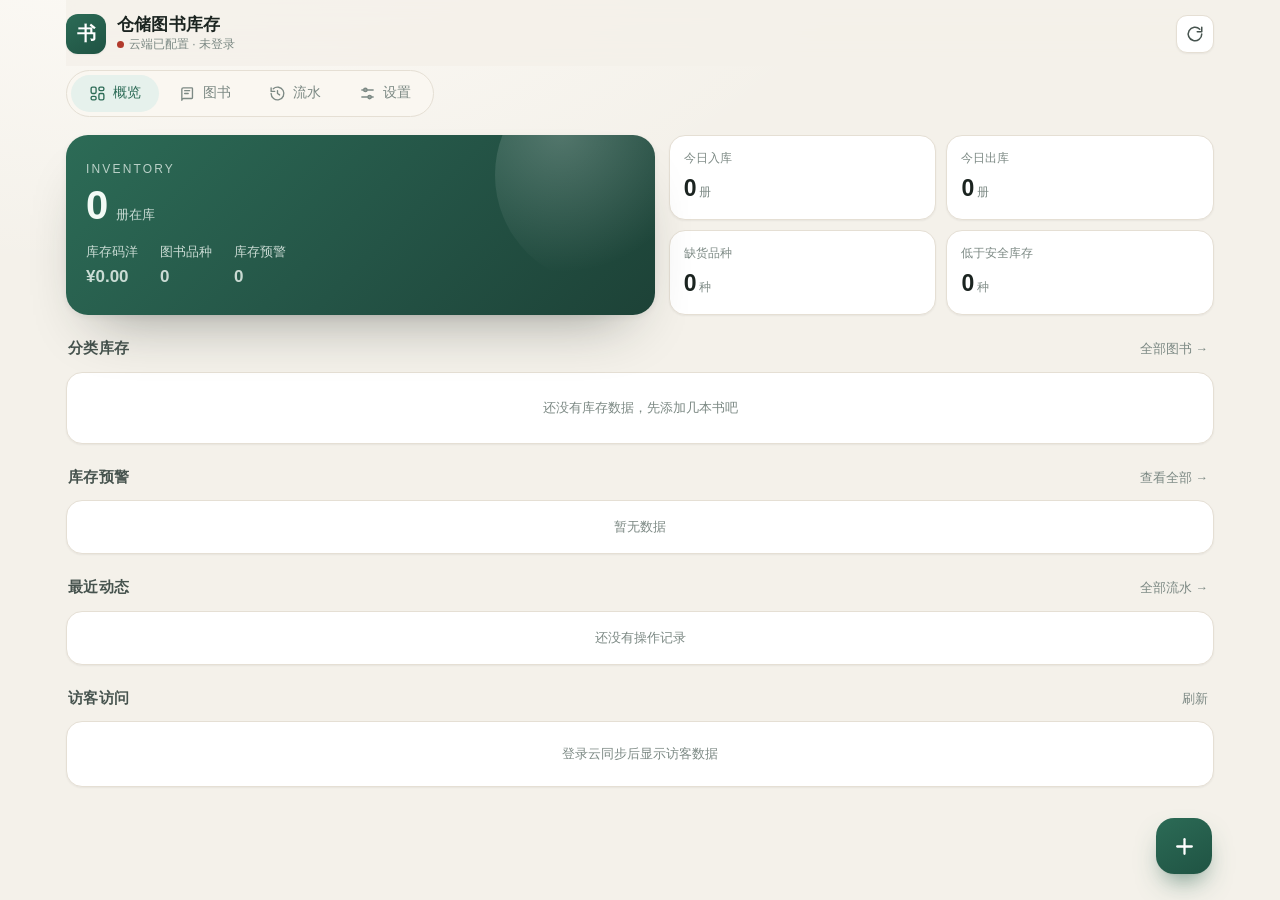
<file: index.html>
<!DOCTYPE html>
<html lang="zh-CN">
<head>
<meta charset="utf-8">
<meta name="viewport" content="width=device-width, initial-scale=1, viewport-fit=cover">
<meta name="format-detection" content="telephone=no">
<meta name="theme-color" content="#f4f1ea" media="(prefers-color-scheme: light)">
<meta name="theme-color" content="#14171a" media="(prefers-color-scheme: dark)">
<meta name="description" content="仓储图书库存管理：多设备实时共享的图书入库、出库、盘点与预警。">
<meta name="apple-mobile-web-app-capable" content="yes">
<meta name="apple-mobile-web-app-status-bar-style" content="default">
<meta name="apple-mobile-web-app-title" content="图书库存">
<title>仓储图书库存</title>
<link rel="manifest" href="manifest.webmanifest">
<link rel="icon" href="icons/favicon-32.png" sizes="32x32">
<link rel="icon" href="icons/icon-192.png" sizes="192x192">
<link rel="apple-touch-icon" href="icons/apple-touch-icon.png">
<link rel="stylesheet" href="assets/app.css?v=20261102d">
</head>
<body>

<div class="app">

  <header class="topbar">
    <div class="brand">
      <div class="logo">书</div>
      <div style="min-width:0">
        <h1>仓储图书库存</h1>
        <div class="sub"><span class="dot" id="syncDot"></span><span id="syncText">本机模式</span></div>
      </div>
    </div>
    <div class="top-actions">
      <button class="icon-btn" id="btnSync" title="立即同步" aria-label="立即同步">
        <svg viewBox="0 0 24 24" fill="none" stroke="currentColor" stroke-width="2" stroke-linecap="round" stroke-linejoin="round">
          <path d="M21 12a9 9 0 1 1-2.64-6.36"/><polyline points="21 3 21 9 15 9"/>
        </svg>
      </button>
    </div>
  </header>

  <nav class="tabbar" id="tabbar">
    <button class="tab active" data-view="overview">
      <svg viewBox="0 0 24 24" fill="none" stroke="currentColor" stroke-width="1.9" stroke-linecap="round" stroke-linejoin="round"><rect x="3" y="3" width="7" height="9" rx="2"/><rect x="14" y="3" width="7" height="5" rx="2"/><rect x="14" y="12" width="7" height="9" rx="2"/><rect x="3" y="16" width="7" height="5" rx="2"/></svg>
      <span>概览</span>
    </button>
    <button class="tab" data-view="books">
      <svg viewBox="0 0 24 24" fill="none" stroke="currentColor" stroke-width="1.9" stroke-linecap="round" stroke-linejoin="round"><path d="M4 19.5V6a2 2 0 0 1 2-2h12a1 1 0 0 1 1 1v13a1 1 0 0 1-1 1H6.5A2.5 2.5 0 0 0 4 21.5z"/><path d="M8 8h7"/><path d="M8 12h5"/></svg>
      <span>图书</span>
    </button>
    <button class="tab" data-view="logs">
      <svg viewBox="0 0 24 24" fill="none" stroke="currentColor" stroke-width="1.9" stroke-linecap="round" stroke-linejoin="round"><path d="M3 12a9 9 0 1 0 3-6.7"/><polyline points="3 4 3 9 8 9"/><polyline points="12 8 12 12 15 14"/></svg>
      <span>流水</span>
    </button>
    <button class="tab" data-view="settings">
      <svg viewBox="0 0 24 24" fill="none" stroke="currentColor" stroke-width="1.9" stroke-linecap="round" stroke-linejoin="round"><line x1="4" y1="7" x2="20" y2="7"/><line x1="4" y1="17" x2="20" y2="17"/><circle cx="9" cy="7" r="2.4"/><circle cx="15" cy="17" r="2.4"/></svg>
      <span>设置</span>
    </button>
  </nav>

  <main>

    <!-- ============ 概览 ============ -->
    <section class="view active" id="view-overview">
      <div class="overview-top">
      <div class="hero">
        <div class="eyebrow">INVENTORY</div>
        <div class="big"><b id="heroQty">0</b><span>册在库</span></div>
        <div class="row">
          <div>库存码洋<b id="heroValue">¥0</b></div>
          <div>图书品种<b id="heroTitles">0</b></div>
          <div>库存预警<b id="heroWarn">0</b></div>
        </div>
      </div>

      <div class="kpis" id="kpiRow"></div>
      </div>

      <div class="section">
        <div class="section-head">
          <h2>分类库存</h2>
          <button class="more" data-go="books">全部图书 →</button>
        </div>
        <div class="panel" style="padding:15px">
          <div class="bars" id="catBars"></div>
        </div>
      </div>

      <div class="section">
        <div class="section-head">
          <h2>库存预警</h2>
          <button class="more" data-stock="warn">查看全部 →</button>
        </div>
        <div class="panel" id="warnList"></div>
      </div>

      <div class="section">
        <div class="section-head">
          <h2>最近动态</h2>
          <button class="more" data-go="logs">全部流水 →</button>
        </div>
        <div class="panel" id="recentLogs"></div>
      </div>

      <div class="section">
        <div class="section-head">
          <h2>访客访问</h2>
          <button class="more" id="btnVisitRefresh" type="button">刷新</button>
        </div>
        <div class="panel" id="visitBox" style="padding:14px">
          <div class="muted" style="font-size:13px;text-align:center;padding:8px 0">登录云同步后显示访客数据</div>
        </div>
      </div>
    </section>

    <!-- ============ 图书 ============ -->
    <section class="view" id="view-books">
      <div class="toolbar">
        <div class="search">
          <svg viewBox="0 0 24 24" fill="none" stroke="currentColor" stroke-width="2" stroke-linecap="round"><circle cx="11" cy="11" r="7"/><line x1="16.5" y1="16.5" x2="21" y2="21"/></svg>
          <input id="searchInput" type="search" placeholder="搜索书名 / 作者 / ISBN / 货位" autocomplete="off" enterkeyhint="search" aria-label="搜索图书">
          <button class="clear" id="searchClear" hidden aria-label="清空搜索">×</button>
        </div>
        <select class="select" id="sortSelect" aria-label="排序">
          <option value="updated">最近更新</option>
          <option value="title">书名</option>
          <option value="qtyAsc">库存少→多</option>
          <option value="qtyDesc">库存多→少</option>
          <option value="valueDesc">码洋高→低</option>
          <option value="category">按分类</option>
        </select>
      </div>

      <div class="chips" id="stockChips"></div>
      <div class="chips" id="catChips"></div>
      <div class="grid" id="bookList"></div>
      <div id="bookEmpty"></div>
      <div id="bookCount" class="muted" style="font-size:12px;text-align:center;padding:14px 0 4px"></div>
    </section>

    <!-- ============ 流水 ============ -->
    <section class="view" id="view-logs">
      <div class="toolbar">
        <div class="chips" id="logChips" style="padding-bottom:0;flex:1"></div>
        <button class="btn sm" id="btnExportLogs">导出</button>
      </div>
      <div class="panel" id="logList"></div>
      <div id="logEmpty"></div>
    </section>

    <!-- ============ 设置 ============ -->
    <section class="view" id="view-settings">

      <div class="settings-card">
        <h3>操作员</h3>
        <p class="desc">出入库记录会带上操作员名字，多人共用时方便追溯。</p>
        <div class="field" style="margin-bottom:10px">
          <input class="input" id="operatorInput" placeholder="你的名字，例如：张三" maxlength="20">
        </div>
        <button class="btn sm" id="saveOperator">保存</button>
      </div>

      <div class="settings-card">
        <h3>采购联系方式 <span class="badge">顾客可见</span></h3>
        <p class="desc">显示在顾客页底部和选购清单里，告诉客户怎么找你下单。支持多行，留空则不显示。</p>
        <div class="field">
          <textarea class="input" id="contactInput" rows="3" maxlength="300" placeholder="例：
微信：bookstock2026
电话：138-0000-0000
（工作日 9:00-18:00 回复）"></textarea>
        </div>
        <div class="btn-row">
          <button class="btn primary sm" id="saveContact">保存并同步</button>
          <span class="hint" id="contactHint" style="align-self:center"></span>
        </div>
      </div>

      <div class="settings-card">
        <h3>云同步 <span class="badge off" id="cloudBadge">未启用</span></h3>
        <p class="desc">开启后，手机、电脑、平板上的库存是同一份数据。数据存放在你自己的 Supabase 免费账号里。</p>
        <div class="status-line" id="cloudStatus">本机模式：数据只保存在当前浏览器</div>

        <div class="field">
          <label>Supabase 项目地址</label>
          <input class="input mono" id="cloudUrl" placeholder="https://xxxxxxxx.supabase.co" autocomplete="off" spellcheck="false">
        </div>
        <div class="field">
          <label>anon public key（可公开，勿填 service_role）</label>
          <textarea class="input mono" id="cloudKey" rows="2" placeholder="eyJhbGciOiJIUzI1NiIsInR5cCI6IkpXVCJ9..." spellcheck="false" style="font-size:12px"></textarea>
        </div>

        <div class="field-row">
          <div class="field">
            <label>登录邮箱</label>
            <input class="input" id="authEmail" type="email" placeholder="you@example.com" autocomplete="username">
          </div>
          <div class="field">
            <label>密码</label>
            <input class="input" id="authPwd" type="password" placeholder="至少 6 位" autocomplete="current-password">
          </div>
        </div>

        <div class="btn-row">
          <button class="btn primary" id="btnLogin">登录并同步</button>
          <button class="btn" id="btnTest">测试连接</button>
        </div>
        <div class="btn-row" style="margin-top:8px">
          <button class="btn ghost sm" id="btnSignup">注册新账号</button>
          <button class="btn ghost sm" id="btnLogout" style="color:var(--danger)">退出登录</button>
        </div>

        <details class="help">
          <summary>怎么免费开通云同步（3 分钟）</summary>
          <ol>
            <li>打开 <b>supabase.com</b> 注册（GitHub 或邮箱），新建一个免费项目，区域选 <b>Singapore</b> 或 <b>Tokyo</b>，国内访问更快。</li>
            <li>进入项目 → 左侧 <b>SQL Editor</b> → 新建查询，把 <code>supabase-schema.sql</code> 的全部内容粘进去并运行。</li>
            <li>左侧 <b>Project Settings → API</b>，复制 <b>Project URL</b> 和 <b>anon public</b> 两个值，填到上面两栏。</li>
            <li>左侧 <b>Authentication → Users → Add user</b>，填邮箱和密码创建账号（可关闭 Public signup 防止陌生人注册）。</li>
            <li>回到这里点「登录并同步」。第二台设备填同样的地址、密钥和账号即可。</li>
          </ol>
        </details>
      </div>

      <div class="settings-card">
        <h3>顾客页 <span class="badge" id="shopBadge">只读</span></h3>
        <p class="desc">把下面这个网址发给客户：他们只能看到还有哪些库存、可以把书加进选购清单，<b>不能入库出库、也看不到备注和流水</b>。</p>
        <div class="field" style="margin-bottom:10px">
          <input class="input mono" id="shopLink" readonly style="font-size:12px" placeholder="部署后自动显示">
        </div>
        <div class="btn-row">
          <button class="btn sm primary" id="btnCopyShop">复制链接</button>
          <button class="btn sm" id="btnOpenShop">打开顾客页</button>
          <button class="btn sm ghost" id="btnExportCatalog">导出上架清单</button>
        </div>
        <details class="help">
          <summary>顾客页怎么才能看到实时库存</summary>
          <ol>
            <li>顾客页读的是 Supabase 里的 <code>catalog</code> 视图（只读，匿名可访问，不含内部备注）。</li>
            <li>执行 `supabase-schema.sql` 时会自动建好这个视图和读取权限。</li>
            <li>打开站点根目录的 <code>config.json</code>，把 Project URL 和 anon public key 填进去，保存并重新上传。</li>
            <li>没有配置 Supabase 时，顾客页会读取 <code>catalog.json</code>（用下面的「导出上架清单」生成后上传），数据是导出那一刻的快照。</li>
          </ol>
        </details>
      </div>

      <div class="settings-card">
        <h3>批量上架照片 <span class="badge">自动</span></h3>
        <p class="desc">选一批照片，自动压缩 → 上传 → 分组生成记录 → 同步上架。<b>一本可以有任意多张照片。</b></p>
        <div class="field-row">
          <div class="field">
            <label>批次名（图片目录）</label>
            <input class="input" id="batchPrefix" placeholder="留空用日期，如 20261101" maxlength="24">
          </div>
          <div class="field">
            <label>标题前缀</label>
            <input class="input" id="batchTitle" placeholder="新书" maxlength="20">
          </div>
        </div>
        <div class="field-row">
          <div class="field">
            <label>分类</label>
            <input class="input" id="batchCategory" placeholder="同人志" maxlength="20">
          </div>
          <div class="field">
            <label>单位</label>
            <input class="input" id="batchUnit" value="册" maxlength="4">
          </div>
        </div>
        <div class="field-row">
          <div class="field">
            <label>怎么分成一本一本</label>
            <select class="select" id="batchGroupMode" style="width:100%">
              <option value="gap">按拍摄间隔（推荐）</option>
              <option value="pair">每 2 张一本</option>
              <option value="each">每张一本</option>
              <option value="all">全部算一本</option>
              <option value="allset">全部算一套（单位自动变成「套」）</option>
            </select>
          </div>
          <div class="field" id="gapField">
            <label>间隔（秒）</label>
            <input class="input" id="batchGap" type="number" value="30" min="5" max="600" step="5">
          </div>
        </div>
        <button class="btn primary block" id="btnBatchImport" type="button">选择照片并导入</button>
        <div class="btn-row" style="margin-top:8px">
          <button class="btn sm" id="btnCameraImport" type="button">📷 拍一张直接上传</button>
        </div>
        <div class="hint" style="margin-top:8px">
          按拍摄时间排序，相邻两张间隔超过设定秒数就算换了一本；每本第 1 张当封面、第 2 张当封底，其余进「整套照片」。单张也能导入。
        </div>
        <input type="file" id="filePhotos" accept="image/*" multiple hidden>
        <input type="file" id="fileCamera" accept="image/*" capture="environment" hidden>
      </div>

      <div class="settings-card">
        <h3>网络检测</h3>
        <p class="desc">手机连不上、传不了照片时，点一下看看断在哪一步。</p>
        <button class="btn sm" id="btnDiag" type="button">开始检测</button>
        <div class="up-log" id="diagOut" style="margin-top:10px;white-space:pre-wrap"></div>
      </div>

      <div class="settings-card">
        <h3>数据备份</h3>
        <p class="desc">导出的 CSV 可以直接用 Excel / WPS 打开；JSON 备份用于换设备时完整恢复（含流水）。</p>
        <div class="btn-row">
          <button class="btn" data-act="exportCsv">导出 CSV</button>
          <button class="btn" data-act="exportJson">导出备份</button>
          <button class="btn" data-act="importCsv">导入 CSV</button>
          <button class="btn" data-act="importJson">恢复备份</button>
        </div>
        <div class="btn-row" style="margin-top:10px">
          <button class="btn ghost sm" data-act="seed">载入示例数据</button>
          <button class="btn ghost sm" data-act="wipe" style="color:var(--danger)">清空本机数据</button>
        </div>
        <input type="file" id="fileCsv" accept=".csv,.txt,text/csv" hidden>
        <input type="file" id="fileJson" accept=".json,application/json" hidden>
      </div>

      <div class="settings-card">
        <h3>安装到手机桌面</h3>
        <p class="desc">
          用手机浏览器打开本页 → iPhone 点 Safari 的「分享」→「添加到主屏幕」；Android 点 Chrome 右上角「⋮」→「安装应用 / 添加到主屏幕」。之后可像 App 一样全屏使用，断网也能打开查看。
        </p>
      </div>

      <div class="footer-note">
        仓储图书库存 · 静态页面 + 免费云端数据库<br>
        <span id="buildNote"></span>
      </div>
    </section>

  </main>
</div>

<button class="fab" id="btnAdd" aria-label="新增图书">
  <svg viewBox="0 0 24 24" fill="none" stroke="currentColor" stroke-width="2.2" stroke-linecap="round"><line x1="12" y1="5" x2="12" y2="19"/><line x1="5" y1="12" x2="19" y2="12"/></svg>
</button>

<div class="modal" id="modal" hidden></div>
<div class="toast-wrap" id="toastWrap"></div>

<noscript>
  <div style="padding:40px 20px;text-align:center">本项目需要浏览器开启 JavaScript 才能使用。</div>
</noscript>

<script src="assets/store.js?v=20261102d"></script>
<script src="assets/cloud.js?v=20261102d"></script>
<script src="assets/app.js?v=20261102d"></script>
</body>
</html>
</file>
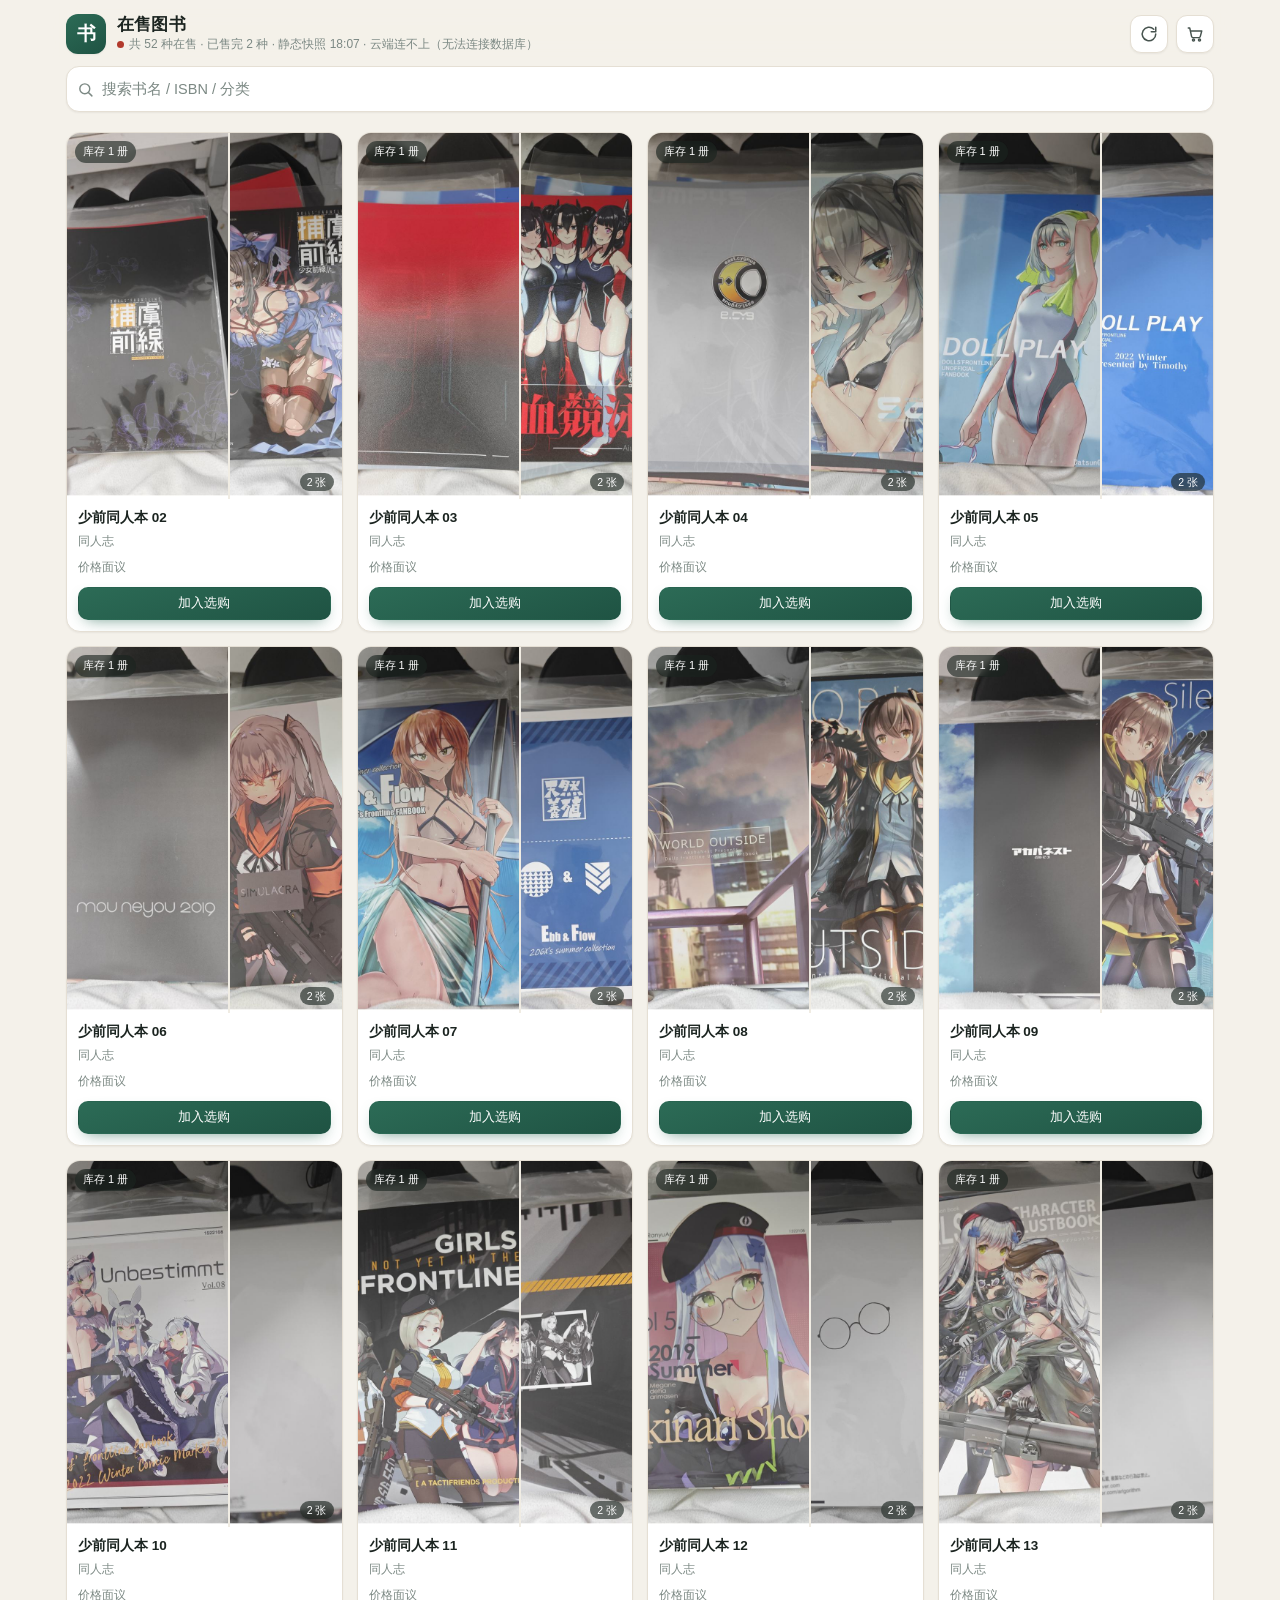
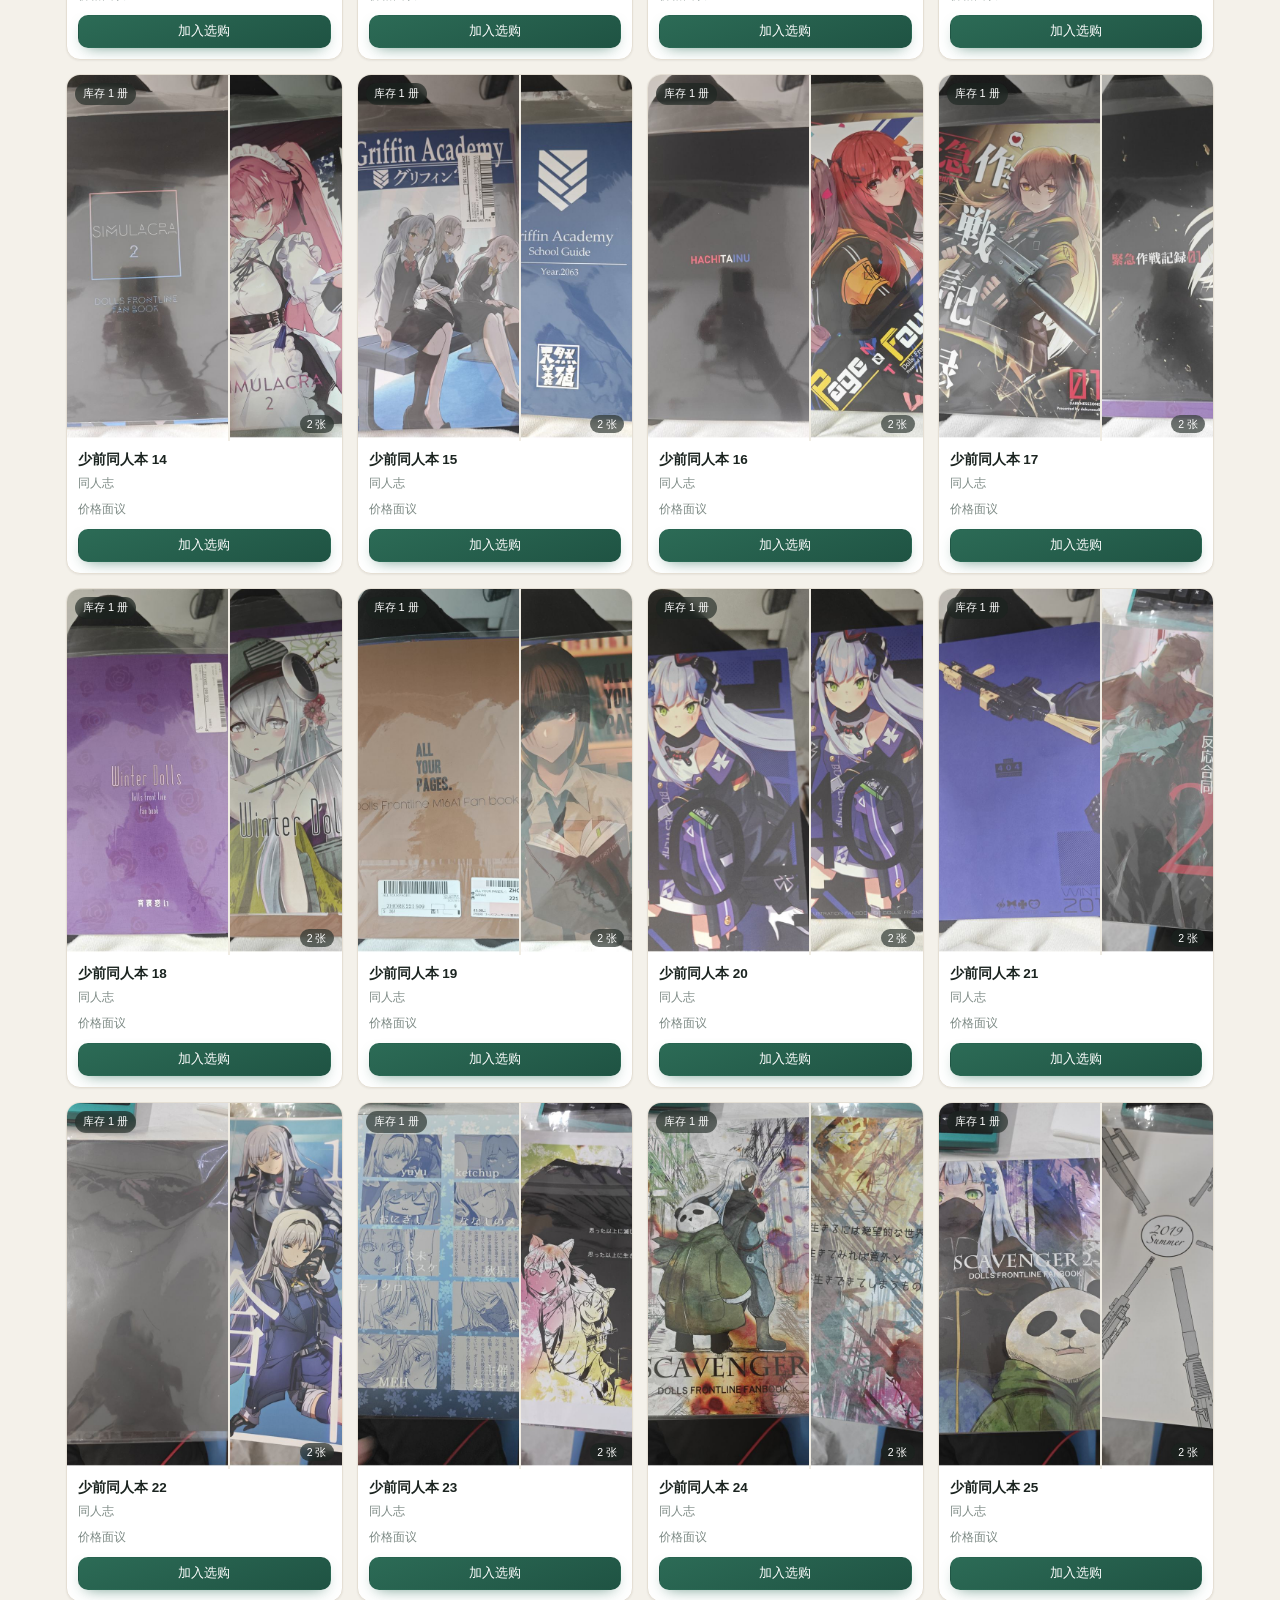
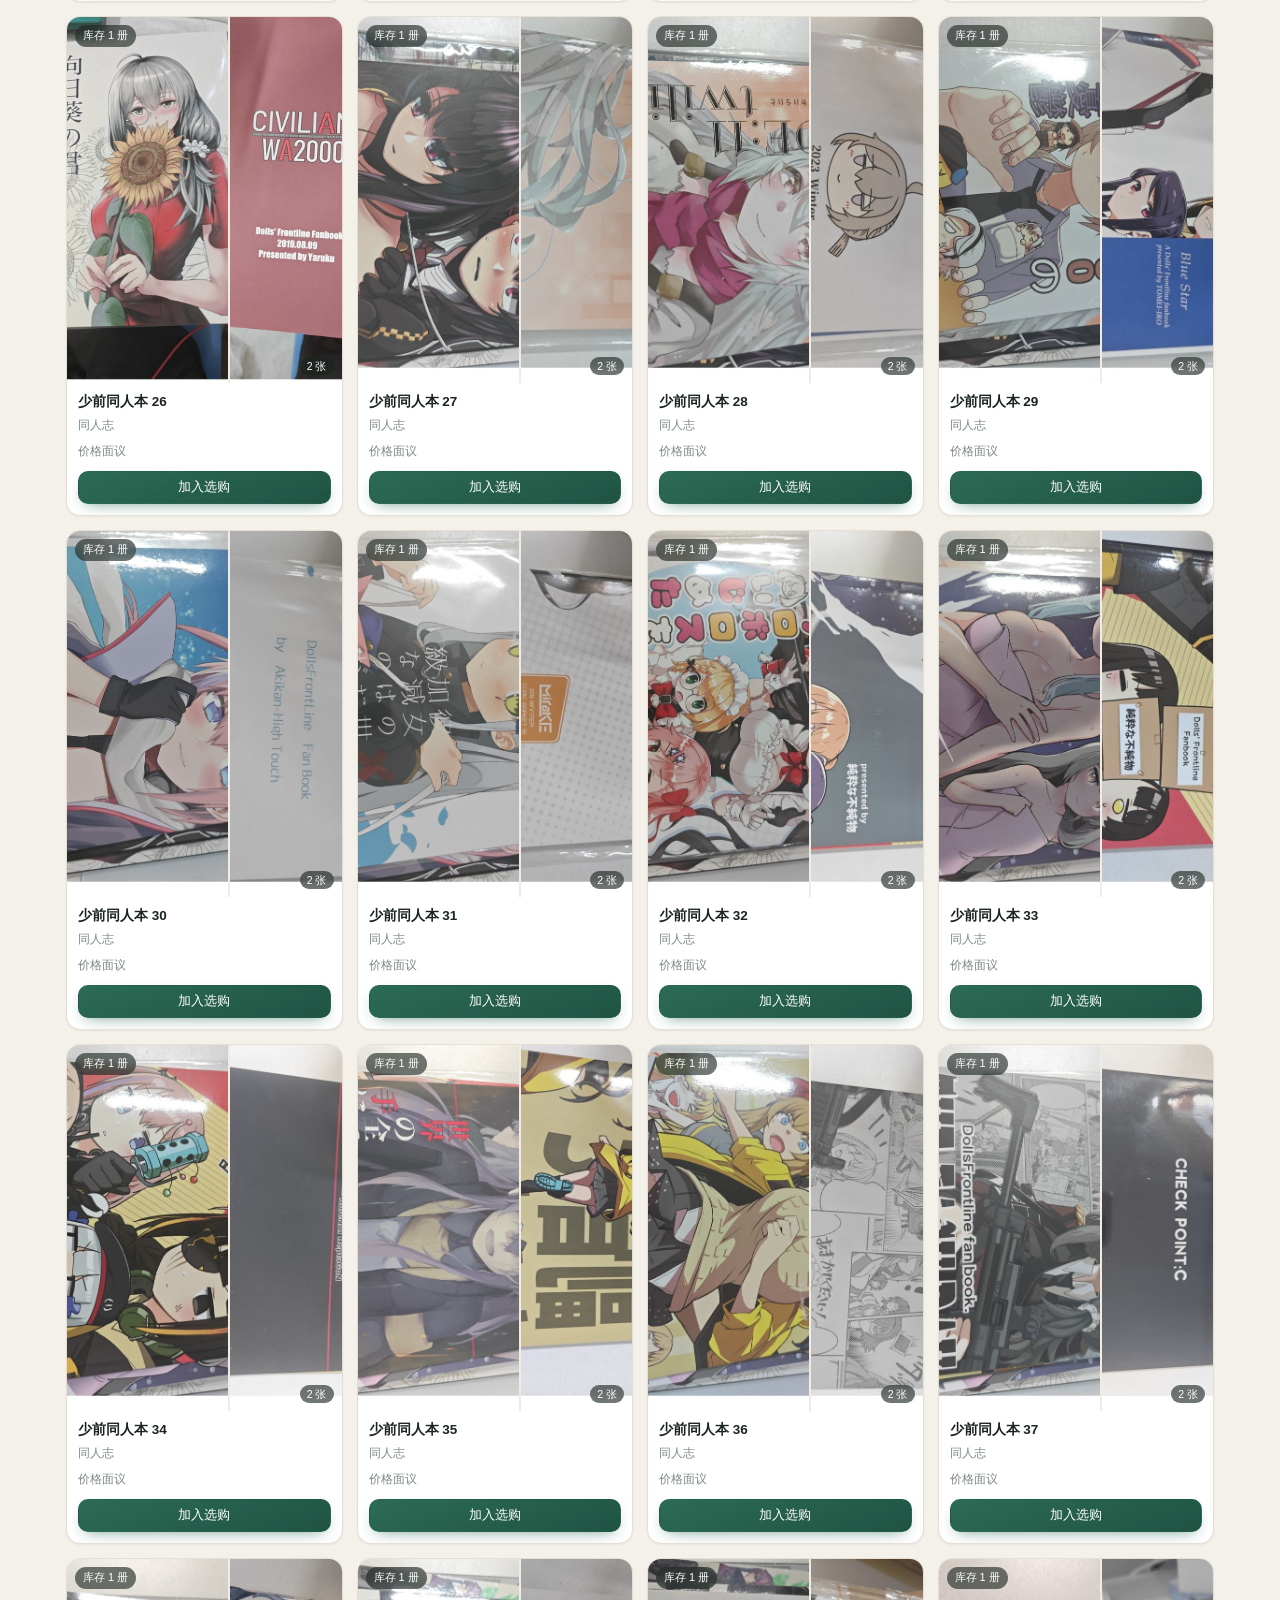
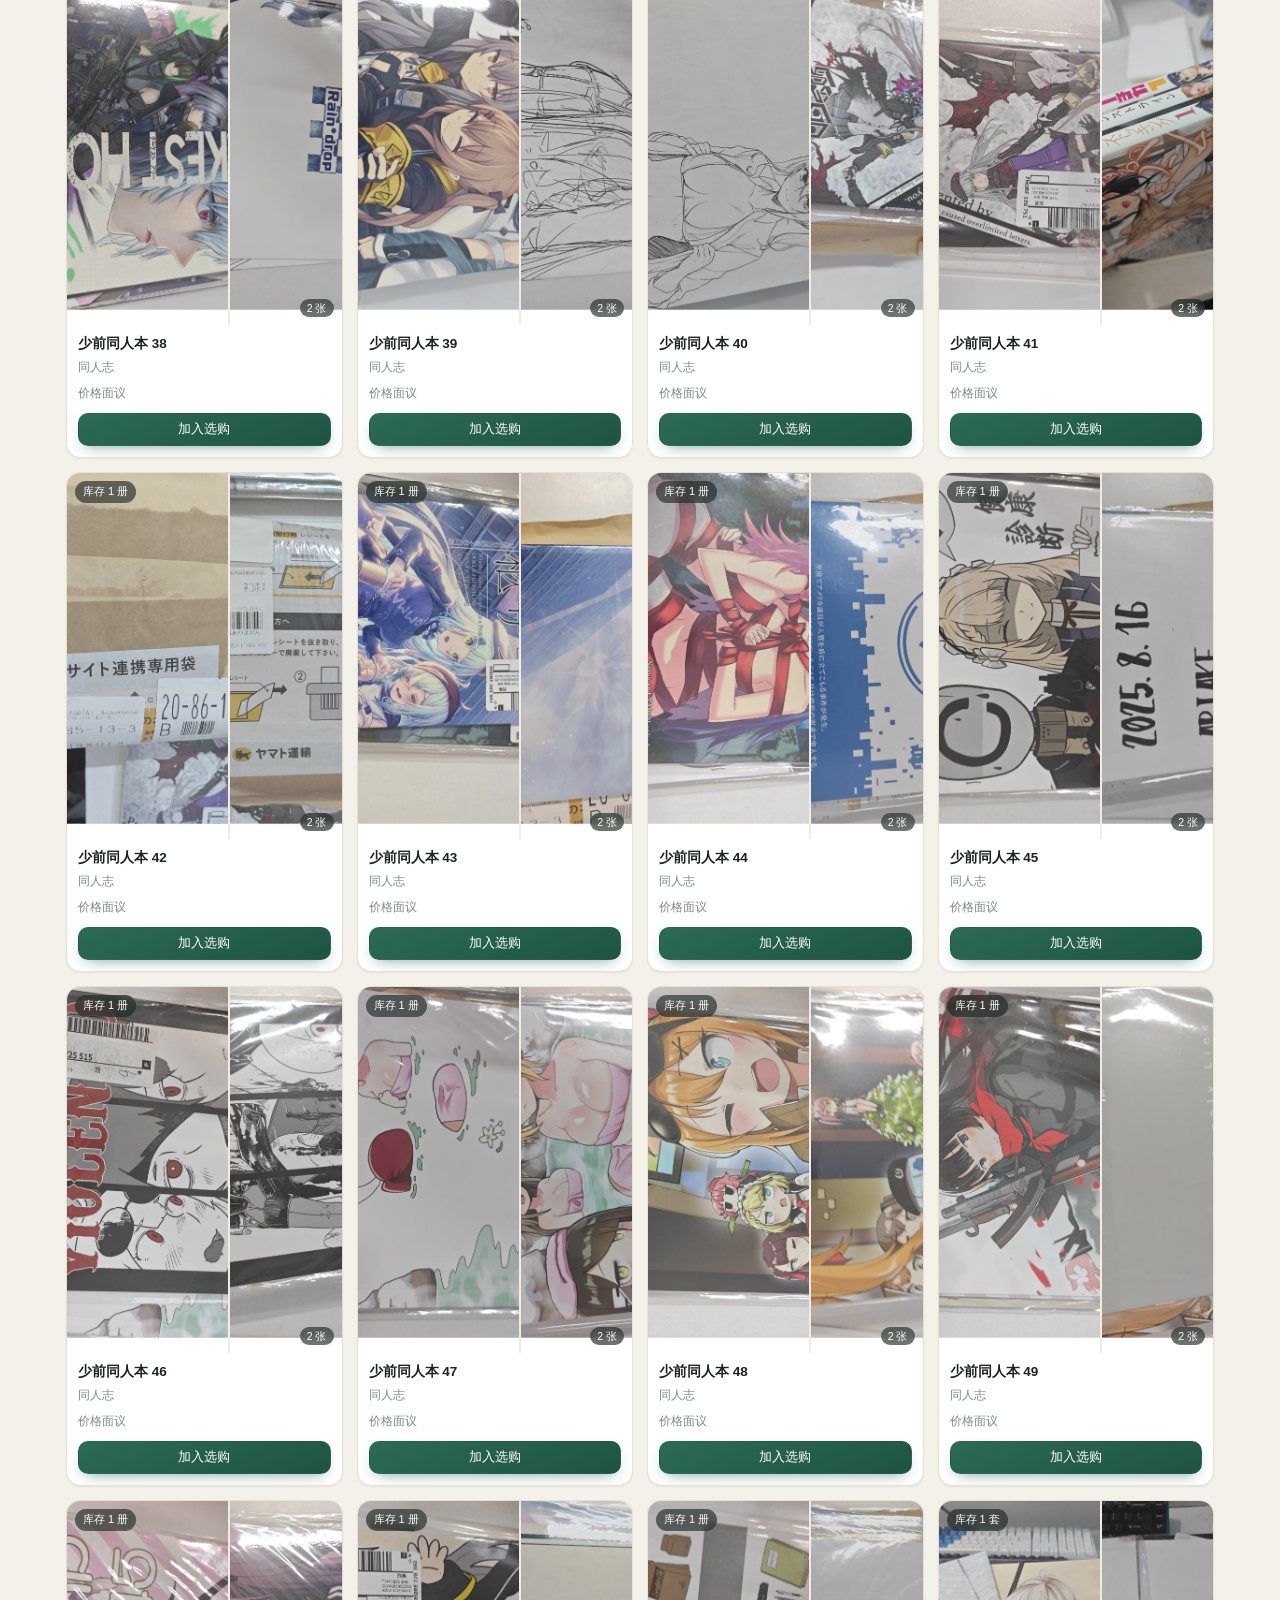
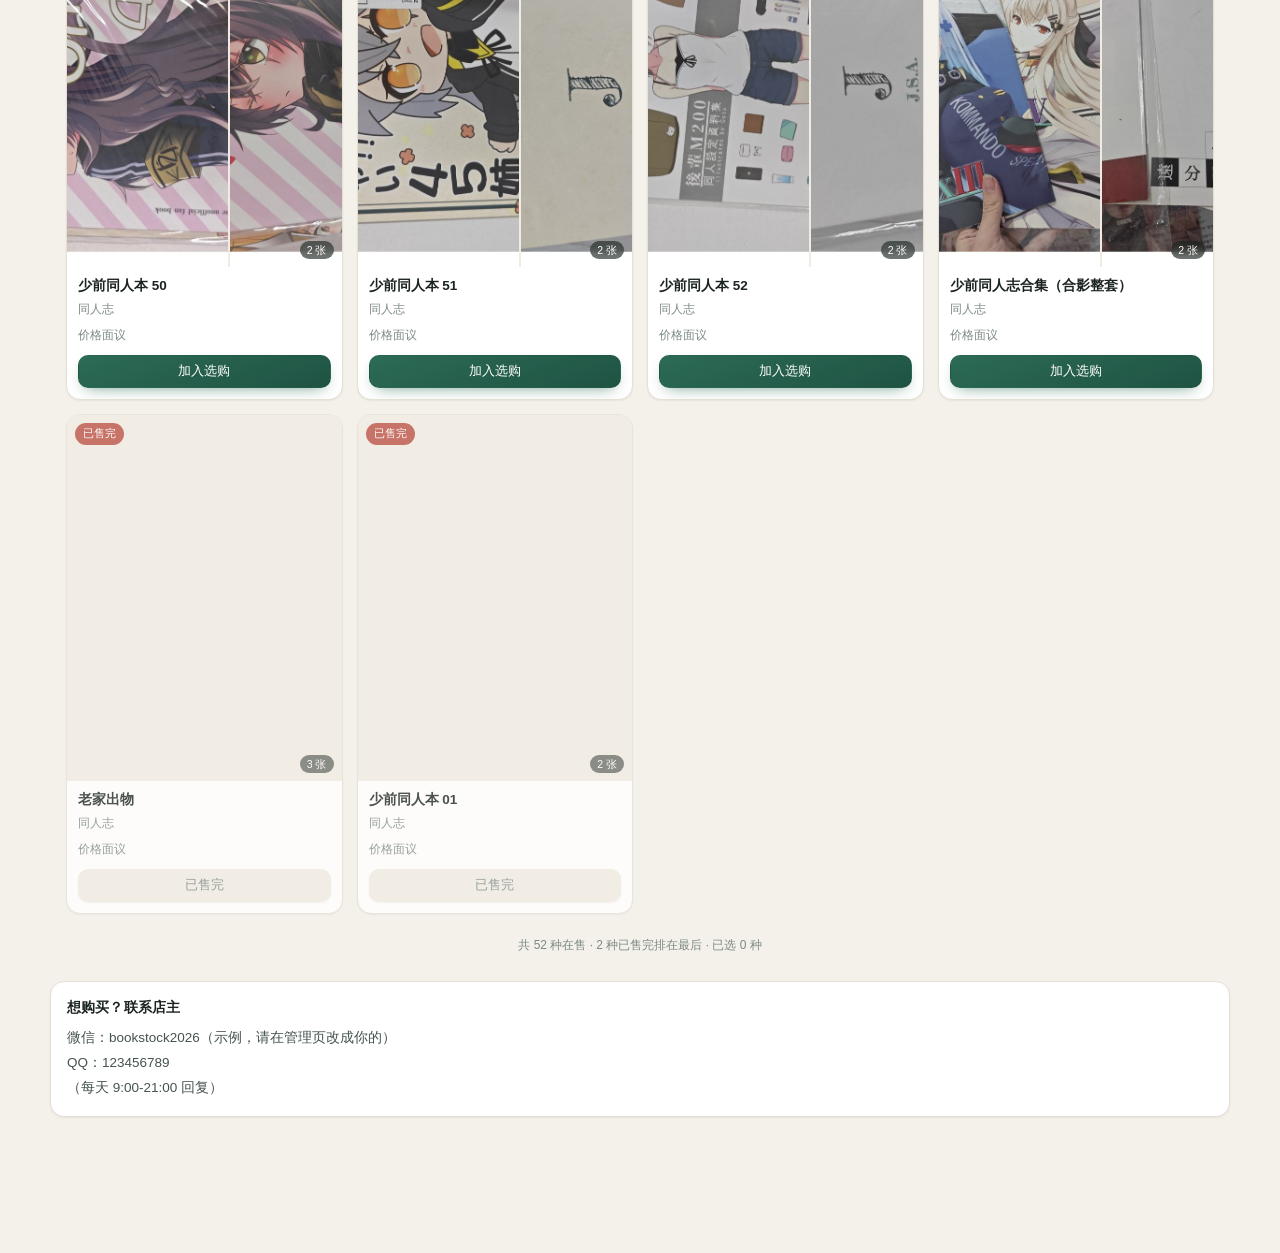
<file: shop.html>
<!DOCTYPE html>
<html lang="zh-CN">
<head>
<meta charset="utf-8">
<meta name="viewport" content="width=device-width, initial-scale=1, viewport-fit=cover">
<meta name="format-detection" content="telephone=no">
<meta name="theme-color" content="#f4f1ea" media="(prefers-color-scheme: light)">
<meta name="theme-color" content="#14171a" media="(prefers-color-scheme: dark)">
<meta name="description" content="在售图书一览：看看有哪些书还有库存。">
<meta name="apple-mobile-web-app-capable" content="yes">
<meta name="apple-mobile-web-app-title" content="图书选购">
<title>在售图书</title>
<link rel="manifest" href="manifest.webmanifest">
<link rel="icon" href="icons/favicon-32.png" sizes="32x32">
<link rel="apple-touch-icon" href="icons/apple-touch-icon.png">
<link rel="stylesheet" href="assets/app.css?v=20261102d">
<link rel="stylesheet" href="assets/shop.css?v=20261102d">
</head>
<body class="shop-body">

<header class="shop-header">
  <div class="brand">
    <div class="logo">书</div>
    <div style="min-width:0">
      <h1>在售图书</h1>
      <div class="sub"><span class="dot" id="shopDot"></span><span id="shopStatus">正在加载…</span></div>
    </div>
  </div>
  <div class="top-actions">
    <button class="icon-btn" id="btnRefresh" title="刷新库存" aria-label="刷新库存">
      <svg viewBox="0 0 24 24" fill="none" stroke="currentColor" stroke-width="2" stroke-linecap="round" stroke-linejoin="round"><path d="M21 12a9 9 0 1 1-2.64-6.36"/><polyline points="21 3 21 9 15 9"/></svg>
    </button>
    <button class="icon-btn cart-btn" id="btnCart" title="我的选购" aria-label="我的选购">
      <svg viewBox="0 0 24 24" fill="none" stroke="currentColor" stroke-width="1.9" stroke-linecap="round" stroke-linejoin="round"><path d="M3 4h2l2.4 11.2a2 2 0 0 0 2 1.6h7.7a2 2 0 0 0 2-1.6L21 8H6"/><circle cx="10" cy="20" r="1.4"/><circle cx="18" cy="20" r="1.4"/></svg>
      <span class="cart-badge" id="cartBadge" hidden>0</span>
    </button>
  </div>
</header>

<div class="shop-toolbar">
  <div class="search">
    <svg viewBox="0 0 24 24" fill="none" stroke="currentColor" stroke-width="2" stroke-linecap="round"><circle cx="11" cy="11" r="7"/><line x1="16.5" y1="16.5" x2="21" y2="21"/></svg>
    <input id="shopSearch" type="search" placeholder="搜索书名 / ISBN / 分类" autocomplete="off" aria-label="搜索图书">
    <button class="clear" id="shopClear" hidden aria-label="清空">×</button>
  </div>
</div>

<div class="chips" id="shopCats"></div>

<div class="shop-visitors" id="shopVisitors" hidden></div>

<main class="shop-grid" id="shopGrid"></main>
<div id="shopEmpty"></div>
<div class="shop-count" id="shopCount"></div>

<div class="contact-box" id="contactBox" hidden>
  <h3>想购买？联系店主</h3>
  <div class="contact-text" id="contactText"></div>
</div>

<button class="cart-fab" id="cartFab" hidden>
  <svg viewBox="0 0 24 24" fill="none" stroke="currentColor" stroke-width="1.9" stroke-linecap="round" stroke-linejoin="round"><path d="M3 4h2l2.4 11.2a2 2 0 0 0 2 1.6h7.7a2 2 0 0 0 2-1.6L21 8H6"/><circle cx="10" cy="20" r="1.4"/><circle cx="18" cy="20" r="1.4"/></svg>
  <span id="cartFabText">我的选购</span>
</button>

<div class="drawer imgview" id="imgView" hidden>
  <img id="imgViewImg" alt="">
</div>

<div class="drawer" id="detailDrawer" hidden>
  <div class="drawer-card" id="detailBody"></div>
</div>

<div class="drawer" id="cartDrawer" hidden>
  <div class="drawer-card">
    <div class="modal-head">
      <div>
        <h3>我的选购</h3>
        <p id="cartSummary">还没选择图书</p>
      </div>
      <button class="modal-close" id="cartClose" type="button" aria-label="关闭">×</button>
    </div>
    <div class="cart-list" id="cartList"></div>
    <div class="cart-foot">
      <div class="cart-total">
        <span>合计</span>
        <b id="cartTotal">¥0.00</b>
      </div>
      <div class="cart-contact" id="cartContact" hidden></div>
      <div class="btn-row">
        <button class="btn" id="btnCopy" type="button">复制清单</button>
        <button class="btn ghost" id="btnClearCart" type="button" style="color:var(--danger)">清空</button>
      </div>
    </div>
  </div>
</div>

<div class="toast-wrap" id="toastWrap"></div>

<script src="assets/shop.js?v=20261102d"></script>
</body>
</html>
</file>
<file: assets/app.css>
/* ==========================================================================
   仓储图书库存 · 样式
   移动优先；无外部字体与图标依赖，离线可用。
   ========================================================================== */

:root {
  --bg: #f4f1ea;
  --bg-grad: radial-gradient(1200px 600px at 12% -10%, #fdfbf7 0%, rgba(253, 251, 247, 0) 60%);
  --surface: #ffffff;
  --surface-2: #faf7f1;
  --surface-3: #f0ece3;
  --ink: #1b2420;
  --ink-2: #46534e;
  --muted: #7c8984;
  --line: #e5dfd4;
  --line-strong: #d6cfc1;
  --primary: #2c6b56;
  --primary-dark: #1f5343;
  --primary-soft: #e6f1ec;
  --accent: #b95c3c;
  --accent-soft: #fbece5;
  --warn: #a9700f;
  --warn-soft: #fdf2d8;
  --danger: #b23a2c;
  --danger-soft: #fbe9e6;
  --ok: #2c7a53;
  --radius-xl: 22px;
  --radius: 16px;
  --radius-sm: 10px;
  --shadow-sm: 0 1px 2px rgba(27, 36, 32, .06);
  --shadow: 0 1px 2px rgba(27, 36, 32, .05), 0 12px 28px -18px rgba(27, 36, 32, .35);
  --shadow-lg: 0 2px 6px rgba(27, 36, 32, .06), 0 30px 60px -30px rgba(27, 36, 32, .45);
  --safe-bottom: env(safe-area-inset-bottom, 0px);
  --tab-h: 62px;
}

@media (prefers-color-scheme: dark) {
  :root {
    --bg: #14171a;
    --bg-grad: radial-gradient(1200px 600px at 12% -10%, #1d2226 0%, rgba(29, 34, 38, 0) 60%);
    --surface: #1c2125;
    --surface-2: #22282d;
    --surface-3: #2a3136;
    --ink: #eef2ef;
    --ink-2: #c2ccc8;
    --muted: #8b9793;
    --line: #2c3439;
    --line-strong: #3a4449;
    --primary: #57b18f;
    --primary-dark: #78c9a9;
    --primary-soft: #1e2f29;
    --accent: #e08a68;
    --accent-soft: #33241d;
    --warn: #e0b25c;
    --warn-soft: #322a17;
    --danger: #e1796b;
    --danger-soft: #33211f;
    --ok: #6cc79a;
    --shadow-sm: 0 1px 2px rgba(0, 0, 0, .4);
    --shadow: 0 1px 2px rgba(0, 0, 0, .35), 0 14px 30px -20px rgba(0, 0, 0, .8);
    --shadow-lg: 0 2px 8px rgba(0, 0, 0, .4), 0 30px 60px -30px rgba(0, 0, 0, .9);
  }
}

* { box-sizing: border-box; }

[hidden] { display: none !important; }

input[type="number"]::-webkit-outer-spin-button,
input[type="number"]::-webkit-inner-spin-button {
  -webkit-appearance: none;
  margin: 0;
}
input[type="number"] { -moz-appearance: textfield; }

html, body {
  margin: 0;
  padding: 0;
  background: var(--bg);
  background-image: var(--bg-grad);
  color: var(--ink);
  font-family: -apple-system, BlinkMacSystemFont, "Segoe UI", "PingFang SC", "Hiragino Sans GB",
    "Microsoft YaHei", "Source Han Sans SC", "Noto Sans CJK SC", sans-serif;
  font-size: 15px;
  line-height: 1.55;
  -webkit-text-size-adjust: 100%;
  -webkit-tap-highlight-color: transparent;
}

body.modal-open { overflow: hidden; }

h1, h2, h3, h4 { margin: 0; font-weight: 650; letter-spacing: .01em; }
p { margin: 0; }
button, input, select, textarea { font: inherit; color: inherit; }
button { cursor: pointer; }
a { color: var(--primary); }

::-webkit-scrollbar { width: 10px; height: 10px; }
::-webkit-scrollbar-thumb { background: var(--line-strong); border-radius: 10px; border: 3px solid transparent; background-clip: content-box; }

/* ---------------- 骨架 ---------------- */

.app {
  max-width: 1180px;
  margin: 0 auto;
  padding: 0 16px calc(var(--tab-h) + 96px + var(--safe-bottom));
  min-height: 100vh;
}

.topbar {
  position: sticky;
  top: 0;
  z-index: 30;
  display: flex;
  align-items: center;
  justify-content: space-between;
  gap: 12px;
  padding: 14px 0 12px;
  background: color-mix(in srgb, var(--bg) 88%, transparent);
  backdrop-filter: saturate(140%) blur(14px);
  -webkit-backdrop-filter: saturate(140%) blur(14px);
}

@supports not (background: color-mix(in srgb, red 50%, blue)) {
  .topbar { background: var(--bg); }
}

.brand { display: flex; align-items: center; gap: 11px; min-width: 0; }

.logo {
  width: 40px; height: 40px; flex: 0 0 auto;
  border-radius: 12px;
  display: grid; place-items: center;
  background: linear-gradient(150deg, var(--primary), var(--primary-dark));
  color: #fff; font-size: 19px; font-weight: 700;
  box-shadow: var(--shadow-sm);
  letter-spacing: 0;
}

.brand h1 { font-size: 17px; line-height: 1.2; }
.brand .sub {
  font-size: 12px; color: var(--muted);
  display: flex; align-items: center; gap: 5px;
  white-space: nowrap; overflow: hidden; text-overflow: ellipsis;
}

.dot { width: 7px; height: 7px; border-radius: 50%; background: var(--muted); flex: 0 0 auto; }
.dot.on { background: var(--ok); box-shadow: 0 0 0 3px color-mix(in srgb, var(--ok) 22%, transparent); }
.dot.sync { background: var(--warn); animation: pulse 1.1s infinite; }
.dot.err { background: var(--danger); }

@keyframes pulse { 0%, 100% { opacity: 1; } 50% { opacity: .3; } }

.top-actions { display: flex; align-items: center; gap: 8px; }

.icon-btn {
  width: 38px; height: 38px;
  display: grid; place-items: center;
  border-radius: 11px;
  border: 1px solid var(--line);
  background: var(--surface);
  color: var(--ink-2);
  box-shadow: var(--shadow-sm);
  transition: transform .12s ease, border-color .15s ease, color .15s;
}
.icon-btn:hover { border-color: var(--line-strong); color: var(--ink); }
.icon-btn:active { transform: scale(.95); }
.icon-btn svg { width: 18px; height: 18px; }
.icon-btn.spin svg { animation: spin 900ms linear infinite; }
@keyframes spin { to { transform: rotate(360deg); } }

/* ---------------- 标签栏 ---------------- */

.tabbar {
  position: fixed;
  left: 0; right: 0; bottom: 0;
  z-index: 40;
  display: grid;
  grid-template-columns: repeat(4, 1fr);
  gap: 2px;
  padding: 6px 10px calc(6px + var(--safe-bottom));
  background: color-mix(in srgb, var(--surface) 92%, transparent);
  backdrop-filter: blur(16px) saturate(140%);
  -webkit-backdrop-filter: blur(16px) saturate(140%);
  border-top: 1px solid var(--line);
}

@supports not (background: color-mix(in srgb, red 50%, blue)) {
  .tabbar { background: var(--surface); }
}

.tab {
  display: flex; flex-direction: column; align-items: center; justify-content: center;
  gap: 3px;
  border: 0; background: none;
  color: var(--muted);
  font-size: 11px;
  padding: 6px 0;
  border-radius: 12px;
  transition: color .15s ease, background .15s ease;
}
.tab svg { width: 21px; height: 21px; }
.tab.active { color: var(--primary); background: var(--primary-soft); }
.tab:active { transform: scale(.97); }

@media (min-width: 900px) {
  .tabbar {
    position: static;
    margin: 4px 0 18px;
    padding: 4px;
    grid-template-columns: repeat(4, auto);
    justify-content: start;
    background: var(--surface-2);
    border: 1px solid var(--line);
    border-radius: 999px;
    width: fit-content;
    backdrop-filter: none;
  }
  .tab {
    flex-direction: row; gap: 7px;
    font-size: 13.5px;
    padding: 8px 18px;
    border-radius: 999px;
  }
  .tab svg { width: 17px; height: 17px; }
  .app { padding-bottom: 40px; }
}

/* ---------------- 视图 ---------------- */

.view { display: none; animation: fade .18s ease; }
.view.active { display: block; }
@keyframes fade { from { opacity: 0; transform: translateY(4px); } to { opacity: 1; transform: none; } }

.section { margin-bottom: 22px; }
.section-head {
  display: flex; align-items: baseline; justify-content: space-between;
  gap: 10px; margin: 0 2px 10px;
}
.section-head h2 { font-size: 14.5px; color: var(--ink-2); font-weight: 600; letter-spacing: .03em; }
.section-head .more { font-size: 12.5px; color: var(--muted); border: 0; background: none; padding: 2px 4px; }
.section-head .more:hover { color: var(--primary); }

/* ---------------- 概览 ---------------- */

.hero {
  position: relative;
  overflow: hidden;
  border-radius: var(--radius-xl);
  padding: 20px;
  margin-bottom: 18px;
  background: linear-gradient(135deg, #2c6b56 0%, #245446 55%, #1d4237 100%);
  color: #f2faf5;
  box-shadow: var(--shadow-lg);
}
.hero::after {
  content: "";
  position: absolute;
  right: -60px; top: -70px;
  width: 220px; height: 220px;
  border-radius: 50%;
  background: radial-gradient(circle at 30% 30%, rgba(255, 255, 255, .22), rgba(255, 255, 255, 0) 65%);
}
.hero .eyebrow { font-size: 12px; letter-spacing: .18em; text-transform: uppercase; opacity: .72; }
.hero .big { display: flex; align-items: baseline; gap: 8px; margin: 6px 0 2px; }
.hero .big b { font-size: 40px; line-height: 1; font-variant-numeric: tabular-nums; letter-spacing: -.01em; }
.hero .big span { font-size: 13px; opacity: .8; }
.hero .row { display: flex; gap: 22px; margin-top: 16px; flex-wrap: wrap; }
.hero .row div { font-size: 12.5px; opacity: .8; }
.hero .row b { display: block; font-size: 17px; font-weight: 600; opacity: 1; font-variant-numeric: tabular-nums; margin-top: 2px; }

.kpis { display: grid; grid-template-columns: repeat(2, 1fr); gap: 10px; margin-bottom: 22px; }
@media (min-width: 720px) { .kpis { grid-template-columns: repeat(4, 1fr); } }

.overview-top { display: block; }

@media (min-width: 900px) {
  .overview-top {
    display: grid;
    grid-template-columns: 1.08fr 1fr;
    gap: 14px;
    align-items: stretch;
    margin-bottom: 22px;
  }
  .overview-top .hero { margin-bottom: 0; display: flex; flex-direction: column; justify-content: center; }
  .overview-top .kpis { margin-bottom: 0; grid-template-columns: repeat(2, 1fr); }
}

.kpi {
  background: var(--surface);
  border: 1px solid var(--line);
  border-radius: var(--radius);
  padding: 13px 14px;
  box-shadow: var(--shadow-sm);
}
.kpi .label { font-size: 12px; color: var(--muted); display: flex; align-items: center; gap: 6px; }
.kpi .value { font-size: 23px; font-weight: 650; font-variant-numeric: tabular-nums; margin-top: 3px; letter-spacing: -.01em; }
.kpi .value small { font-size: 12px; font-weight: 500; color: var(--muted); margin-left: 3px; }
.kpi.warn { background: var(--warn-soft); border-color: color-mix(in srgb, var(--warn) 26%, var(--line)); }
.kpi.warn .value { color: var(--warn); }
.kpi.danger { background: var(--danger-soft); border-color: color-mix(in srgb, var(--danger) 22%, var(--line)); }
.kpi.danger .value { color: var(--danger); }

.bars { display: grid; gap: 9px; }
.bar-row { display: grid; grid-template-columns: 84px 1fr auto; gap: 10px; align-items: center; font-size: 12.5px; }
.bar-row .name { color: var(--ink-2); white-space: nowrap; overflow: hidden; text-overflow: ellipsis; }
.bar-track { height: 8px; border-radius: 99px; background: var(--surface-3); overflow: hidden; }
.bar-fill { height: 100%; border-radius: 99px; background: linear-gradient(90deg, var(--primary), color-mix(in srgb, var(--primary) 55%, #8fd3b6)); min-width: 3px; }
.bar-row .num { color: var(--muted); font-variant-numeric: tabular-nums; min-width: 42px; text-align: right; }

.panel {
  background: var(--surface);
  border: 1px solid var(--line);
  border-radius: var(--radius);
  box-shadow: var(--shadow-sm);
  overflow: hidden;
}

/* ---------------- 工具条 / 搜索 ---------------- */

.toolbar {
  display: flex; gap: 8px; align-items: center;
  margin-bottom: 10px;
  flex-wrap: wrap;
}

.search {
  position: relative;
  flex: 1 1 220px;
  display: flex; align-items: center;
  background: var(--surface);
  border: 1px solid var(--line);
  border-radius: 13px;
  padding: 0 10px;
  box-shadow: var(--shadow-sm);
  transition: border-color .15s, box-shadow .15s;
}
.search:focus-within {
  border-color: color-mix(in srgb, var(--primary) 55%, var(--line));
  box-shadow: 0 0 0 3px color-mix(in srgb, var(--primary) 14%, transparent);
}
.search svg { width: 17px; height: 17px; color: var(--muted); flex: 0 0 auto; }
.search input {
  flex: 1; min-width: 0;
  border: 0; background: none; outline: none;
  padding: 11px 8px;
  font-size: 14.5px;
}
.search input::placeholder { color: var(--muted); }
.search .clear {
  border: 0; background: var(--surface-3); color: var(--muted);
  width: 20px; height: 20px; border-radius: 50%;
  display: grid; place-items: center; font-size: 13px; line-height: 1;
  padding: 0;
}

.select {
  appearance: none;
  border: 1px solid var(--line);
  background: var(--surface);
  border-radius: 13px;
  padding: 10px 32px 10px 12px;
  font-size: 13.5px;
  color: var(--ink-2);
  box-shadow: var(--shadow-sm);
  background-image: url("data:image/svg+xml;utf8,<svg xmlns='http://www.w3.org/2000/svg' width='14' height='14' viewBox='0 0 24 24' fill='none' stroke='%237c8984' stroke-width='2.2' stroke-linecap='round' stroke-linejoin='round'><polyline points='6 9 12 15 18 9'/></svg>");
  background-repeat: no-repeat;
  background-position: right 10px center;
}
.select:focus { outline: none; border-color: var(--primary); }

.chips { display: flex; gap: 7px; overflow-x: auto; padding: 2px 2px 10px; scrollbar-width: none; }
.chips::-webkit-scrollbar { display: none; }

.chip {
  flex: 0 0 auto;
  border: 1px solid var(--line);
  background: var(--surface);
  color: var(--ink-2);
  padding: 6px 13px;
  border-radius: 999px;
  font-size: 13px;
  white-space: nowrap;
  transition: all .15s ease;
}
.chip:active { transform: scale(.97); }
.chip.active {
  background: var(--ink);
  border-color: var(--ink);
  color: var(--surface);
}
.chip .count { opacity: .55; margin-left: 4px; font-size: 11.5px; }

/* ---------------- 图书卡片 ---------------- */

.grid { display: grid; grid-template-columns: 1fr; gap: 10px; }
@media (min-width: 700px) { .grid { grid-template-columns: repeat(2, 1fr); } }
@media (min-width: 1060px) { .grid { grid-template-columns: repeat(3, 1fr); } }

.book {
  position: relative;
  display: grid;
  grid-template-columns: 1fr auto;
  gap: 4px 12px;
  background: var(--surface);
  border: 1px solid var(--line);
  border-radius: var(--radius);
  padding: 13px 14px 11px;
  box-shadow: var(--shadow-sm);
  transition: border-color .15s, box-shadow .15s, transform .12s;
}
.book::before {
  content: "";
  position: absolute;
  left: 0; top: 14px; bottom: 14px;
  width: 3px;
  border-radius: 0 3px 3px 0;
  background: var(--primary);
  opacity: .85;
}
.book.warn::before { background: var(--warn); }
.book.out::before { background: var(--danger); }
.book:hover { border-color: var(--line-strong); box-shadow: var(--shadow); }

.book .title {
  font-weight: 600; font-size: 15px;
  line-height: 1.35;
  overflow: hidden; display: -webkit-box; -webkit-line-clamp: 2; -webkit-box-orient: vertical;
  word-break: break-word;
}
.book .meta {
  font-size: 12.5px; color: var(--muted);
  margin-top: 3px;
  white-space: nowrap; overflow: hidden; text-overflow: ellipsis;
}
.book .tags { display: flex; gap: 5px; flex-wrap: wrap; margin-top: 7px; }

.tag {
  font-size: 11px;
  padding: 2px 7px;
  border-radius: 6px;
  background: var(--surface-3);
  color: var(--ink-2);
  white-space: nowrap;
  max-width: 130px; overflow: hidden; text-overflow: ellipsis;
}
.tag.cat { background: var(--primary-soft); color: var(--primary-dark); }
.tag.loc { background: var(--accent-soft); color: var(--accent); font-variant-numeric: tabular-nums; }
.tag.warn { background: var(--warn-soft); color: var(--warn); }
.tag.out { background: var(--danger-soft); color: var(--danger); }

.qtybox { text-align: right; min-width: 62px; }
.qtybox b {
  display: block;
  font-size: 26px; line-height: 1.05;
  font-variant-numeric: tabular-nums;
  letter-spacing: -.02em;
  font-weight: 650;
}
.qtybox span { font-size: 11px; color: var(--muted); }
.qtybox.warn b { color: var(--warn); }
.qtybox.out b { color: var(--danger); }
.qtybox .money { font-size: 11px; color: var(--muted); font-variant-numeric: tabular-nums; }

.book .actions {
  grid-column: 1 / -1;
  display: flex; gap: 6px;
  margin-top: 9px;
  padding-top: 9px;
  border-top: 1px dashed var(--line);
}

.mini {
  flex: 1;
  border: 1px solid var(--line);
  background: var(--surface-2);
  border-radius: 9px;
  padding: 6px 4px;
  font-size: 12.5px;
  color: var(--ink-2);
  display: inline-flex; align-items: center; justify-content: center; gap: 5px;
  transition: all .14s;
}
.mini svg { width: 14px; height: 14px; }
.mini:hover { background: var(--surface-3); }
.mini:active { transform: scale(.97); }
.mini.primary { background: var(--primary-soft); border-color: transparent; color: var(--primary-dark); font-weight: 600; }
.mini.ghost { flex: 0 0 auto; padding: 6px 10px; background: none; }

/* ---------------- 流水 ---------------- */

.log {
  display: grid;
  grid-template-columns: 32px 1fr auto;
  gap: 10px;
  align-items: start;
  padding: 12px 14px;
  border-bottom: 1px solid var(--line);
}
.log:last-child { border-bottom: 0; }

.log .ico {
  width: 32px; height: 32px; border-radius: 10px;
  display: grid; place-items: center;
  font-size: 13px; font-weight: 700;
  background: var(--surface-3); color: var(--ink-2);
}
.log .ico svg { width: 16px; height: 16px; }
.log.in .ico { background: var(--primary-soft); color: var(--ok); }
.log.out .ico { background: var(--accent-soft); color: var(--accent); }
.log.adjust .ico, .log.create .ico { background: var(--warn-soft); color: var(--warn); }
.log.delete .ico { background: var(--danger-soft); color: var(--danger); }

.log .t { font-size: 14px; font-weight: 550; line-height: 1.35; word-break: break-word; }
.log .s { font-size: 12px; color: var(--muted); margin-top: 2px; }
.log .r { text-align: right; white-space: nowrap; }
.log .delta { font-size: 15px; font-weight: 650; font-variant-numeric: tabular-nums; }
.log .delta.plus { color: var(--ok); }
.log .delta.minus { color: var(--accent); }
.log .when { font-size: 11.5px; color: var(--muted); margin-top: 1px; }
.log .undo {
  border: 0; background: none; color: var(--muted);
  font-size: 11.5px; padding: 2px 4px; margin-top: 3px;
  text-decoration: underline; text-underline-offset: 2px;
}
.log .undo:hover { color: var(--primary); }

/* ---------------- 空状态 ---------------- */

.empty {
  text-align: center;
  padding: 46px 20px;
  color: var(--muted);
}
.empty .glyph {
  width: 64px; height: 64px; margin: 0 auto 14px;
  border-radius: 20px;
  display: grid; place-items: center;
  background: var(--surface-3);
  color: var(--muted);
}
.empty .glyph svg { width: 30px; height: 30px; }
.empty h3 { font-size: 15px; color: var(--ink-2); margin-bottom: 5px; }
.empty p { font-size: 13px; margin-bottom: 16px; }
.empty .btn { display: inline-flex; }

/* ---------------- 按钮 ---------------- */

.btn {
  display: inline-flex; align-items: center; justify-content: center; gap: 7px;
  border: 1px solid var(--line);
  background: var(--surface);
  color: var(--ink);
  border-radius: 12px;
  padding: 9px 15px;
  font-size: 14px;
  font-weight: 500;
  box-shadow: var(--shadow-sm);
  transition: all .14s ease;
  white-space: nowrap;
}
.btn svg { width: 16px; height: 16px; }
.btn:hover { border-color: var(--line-strong); }
.btn:active { transform: scale(.98); }
.btn.primary {
  background: linear-gradient(160deg, var(--primary), var(--primary-dark));
  border-color: transparent;
  color: #fff;
  box-shadow: 0 6px 16px -8px rgba(44, 107, 86, .8);
}
.btn.primary:hover { filter: brightness(1.05); }
.btn.ghost { background: none; box-shadow: none; }
.btn.danger { color: var(--danger); border-color: color-mix(in srgb, var(--danger) 30%, var(--line)); background: var(--danger-soft); }
.btn.block { display: flex; width: 100%; }
.btn.sm { padding: 6px 11px; font-size: 12.5px; border-radius: 10px; }
.btn[disabled] { opacity: .55; pointer-events: none; }

.fab {
  position: fixed;
  right: 18px;
  bottom: calc(var(--tab-h) + 18px + var(--safe-bottom));
  z-index: 35;
  width: 56px; height: 56px;
  border-radius: 18px;
  border: 0;
  background: linear-gradient(150deg, var(--primary), var(--primary-dark));
  color: #fff;
  display: grid; place-items: center;
  box-shadow: 0 14px 30px -12px rgba(44, 107, 86, .85), var(--shadow);
  transition: transform .14s ease;
}
.fab svg { width: 25px; height: 25px; }
.fab:active { transform: scale(.94); }
@media (min-width: 900px) {
  .fab { right: max(18px, calc((100vw - 1180px) / 2 + 18px)); bottom: 26px; }
}

/* ---------------- 表单 ---------------- */

.field { margin-bottom: 13px; }
.field label {
  display: block;
  font-size: 12.5px;
  color: var(--ink-2);
  margin-bottom: 5px;
  font-weight: 550;
}
.field label .req { color: var(--danger); margin-left: 2px; }
.input, textarea.input {
  width: 100%;
  border: 1px solid var(--line);
  background: var(--surface-2);
  border-radius: 11px;
  padding: 10px 12px;
  font-size: 15px;
  outline: none;
  transition: border-color .15s, box-shadow .15s, background .15s;
}
.input:focus {
  border-color: var(--primary);
  background: var(--surface);
  box-shadow: 0 0 0 3px color-mix(in srgb, var(--primary) 13%, transparent);
}
textarea.input { resize: vertical; min-height: 62px; line-height: 1.5; }
.field .hint { font-size: 11.5px; color: var(--muted); margin-top: 4px; }
.field-row { display: grid; grid-template-columns: 1fr 1fr; gap: 10px; }
.field-row-3 { display: grid; grid-template-columns: 1fr 1fr 1fr; gap: 10px; }

.stepper { display: flex; align-items: center; gap: 8px; }
.stepper button {
  width: 42px; height: 42px;
  border-radius: 12px;
  border: 1px solid var(--line);
  background: var(--surface-2);
  font-size: 20px; font-weight: 500;
  display: grid; place-items: center;
  color: var(--ink-2);
}
.stepper button:active { background: var(--surface-3); }
.stepper input { text-align: center; font-size: 19px; font-weight: 600; font-variant-numeric: tabular-nums; }

.quick { display: flex; gap: 6px; margin-top: 8px; flex-wrap: wrap; }
.quick button {
  border: 1px solid var(--line);
  background: var(--surface);
  border-radius: 8px;
  padding: 4px 11px;
  font-size: 12.5px;
  color: var(--ink-2);
}
.quick button:active { background: var(--surface-3); }

/* ---------------- 弹层 ---------------- */

.modal {
  position: fixed; inset: 0; z-index: 60;
  display: flex; align-items: flex-end; justify-content: center;
  background: rgba(18, 24, 21, .45);
  backdrop-filter: blur(3px);
  -webkit-backdrop-filter: blur(3px);
  animation: fade .16s ease;
}
.modal[hidden] { display: none; }

.modal-card {
  width: 100%;
  max-width: 560px;
  max-height: 92vh;
  overflow-y: auto;
  background: var(--surface);
  border-radius: 22px 22px 0 0;
  box-shadow: var(--shadow-lg);
  padding: 18px 18px calc(18px + var(--safe-bottom));
  animation: sheet .6s cubic-bezier(.2, .9, .25, 1);
  transition: transform .22s ease;
}
@keyframes sheet { from { transform: translateY(46px); } to { transform: translateY(0); } }

@media (min-width: 720px) {
  .modal { align-items: center; padding: 20px; }
  .modal-card { border-radius: 20px; max-height: 86vh; padding: 22px; }
  @keyframes sheet { from { transform: translateY(16px) scale(.98); opacity: 0; } to { transform: none; opacity: 1; } }
}

.modal-head {
  display: flex; align-items: flex-start; justify-content: space-between;
  gap: 12px; margin-bottom: 16px;
}
.modal-head h3 { font-size: 17px; }
.modal-head p { font-size: 12.5px; color: var(--muted); margin-top: 3px; }
.modal-close {
  border: 0; background: var(--surface-3); color: var(--ink-2);
  width: 30px; height: 30px; border-radius: 50%;
  display: grid; place-items: center; flex: 0 0 auto;
  font-size: 16px; line-height: 1;
}
.modal-body { }
.modal-foot {
  display: flex; gap: 9px; margin-top: 18px;
}
.modal-foot .btn { flex: 1; }

.seg {
  display: grid; grid-template-columns: 1fr 1fr;
  gap: 4px; padding: 4px;
  background: var(--surface-3);
  border-radius: 12px;
  margin-bottom: 14px;
}
.seg button {
  border: 0; background: none; padding: 8px;
  border-radius: 9px; font-size: 14px; font-weight: 550; color: var(--ink-2);
  transition: all .15s;
}
.seg button.active { background: var(--surface); box-shadow: var(--shadow-sm); color: var(--ink); }
.seg button.active[data-type="in"] { color: var(--ok); }
.seg button.active[data-type="out"] { color: var(--accent); }

/* ---------------- 提示 ---------------- */

.toast-wrap {
  position: fixed;
  left: 50%;
  bottom: calc(var(--tab-h) + 22px + var(--safe-bottom));
  transform: translateX(-50%);
  z-index: 80;
  display: flex; flex-direction: column; gap: 8px;
  align-items: center;
  pointer-events: none;
  width: calc(100% - 32px);
  max-width: 440px;
}
.toast {
  pointer-events: auto;
  display: flex; align-items: center; gap: 12px;
  background: color-mix(in srgb, var(--ink) 94%, transparent);
  color: var(--surface);
  padding: 10px 8px 10px 15px;
  border-radius: 13px;
  box-shadow: var(--shadow-lg);
  font-size: 13.5px;
  animation: toastIn .22s ease;
  max-width: 100%;
}
@supports not (background: color-mix(in srgb, red 50%, blue)) {
  .toast { background: #1b2420; color: #fff; }
}
.toast.out { animation: toastOut .18s ease forwards; }
.toast .msg { flex: 1; }
.toast button {
  border: 0; background: none; color: #9fd9c0;
  font-size: 13px; font-weight: 600; padding: 4px 9px; border-radius: 8px;
}
.toast button:hover { background: rgba(255, 255, 255, .1); }
.toast.err { background: var(--danger); color: #fff; }
.toast.err button { color: #fff; }
@keyframes toastIn { from { opacity: 0; transform: translateY(10px) scale(.98); } to { opacity: 1; transform: none; } }
@keyframes toastOut { to { opacity: 0; transform: translateY(6px); } }

@media (min-width: 900px) {
  .toast-wrap { bottom: 26px; }
}

/* ---------------- 设置 ---------------- */

.settings-card {
  background: var(--surface);
  border: 1px solid var(--line);
  border-radius: var(--radius);
  padding: 16px;
  margin-bottom: 12px;
  box-shadow: var(--shadow-sm);
}
.settings-card h3 {
  font-size: 14.5px;
  display: flex; align-items: center; gap: 8px;
  margin-bottom: 4px;
}

@media (min-width: 900px) {
  #view-settings { max-width: 820px; }
}
.settings-card h3 .badge {
  font-size: 10.5px; font-weight: 600; padding: 2px 7px; border-radius: 6px;
  background: var(--primary-soft); color: var(--primary-dark);
}
.settings-card h3 .badge.off { background: var(--surface-3); color: var(--muted); }
.settings-card > p.desc { font-size: 12.5px; color: var(--muted); margin-bottom: 13px; line-height: 1.5; }

.status-line {
  display: flex; align-items: center; gap: 7px;
  font-size: 12.5px; color: var(--ink-2);
  background: var(--surface-2);
  border: 1px solid var(--line);
  border-radius: 10px;
  padding: 8px 11px;
  margin-bottom: 12px;
  word-break: break-all;
}

.btn-row { display: flex; gap: 8px; flex-wrap: wrap; }
.btn-row .btn { flex: 1 1 auto; }

.kv { font-size: 12.5px; color: var(--muted); }
.kv b { color: var(--ink-2); font-weight: 600; }

details.help {
  border-top: 1px dashed var(--line);
  margin-top: 14px;
  padding-top: 12px;
  font-size: 12.5px;
  color: var(--ink-2);
}
details.help summary {
  cursor: pointer;
  color: var(--primary);
  font-weight: 550;
  list-style: none;
  display: flex; align-items: center; gap: 6px;
}
details.help summary::-webkit-details-marker { display: none; }
details.help summary::before { content: "＋"; font-size: 12px; }
details.help[open] summary::before { content: "－"; }
details.help ol { margin: 10px 0 0; padding-left: 19px; line-height: 1.75; }
details.help code {
  background: var(--surface-3); padding: 1px 5px; border-radius: 5px;
  font-size: 12px; font-family: ui-monospace, "SF Mono", Consolas, monospace;
}

.footer-note {
  text-align: center;
  font-size: 11.5px;
  color: var(--muted);
  padding: 18px 0 6px;
}

/* ---------------- 封面图片 ---------------- */

.book.has-cover { grid-template-columns: 62px 1fr auto; }

.book .cover {
  width: 62px;
  height: 82px;
  border-radius: 9px;
  overflow: hidden;
  background: var(--surface-3);
  align-self: start;
  margin-top: 2px;
  cursor: pointer;
  position: relative;
}
.book .cover img { width: 100%; height: 100%; object-fit: cover; display: block; }
.book .cover.img-broken::after {
  content: "无图";
  position: absolute; inset: 0;
  display: grid; place-items: center;
  font-size: 11px; color: var(--muted);
}

.gallery { display: grid; grid-template-columns: 1fr 1fr; gap: 10px; margin-bottom: 16px; }
.gallery .shot {
  margin: 0;
  position: relative;
  border-radius: 12px;
  overflow: hidden;
  background: var(--surface-3);
  cursor: zoom-in;
  border: 1px solid var(--line);
}
.gallery .shot img { width: 100%; height: 148px; object-fit: cover; display: block; }
.gallery .shot figcaption {
  position: absolute; left: 8px; bottom: 8px;
  font-size: 11px; padding: 2px 9px; border-radius: 999px;
  background: rgba(0, 0, 0, .55); color: #fff;
  backdrop-filter: blur(2px);
}
.gallery .shot:only-child { grid-column: 1 / -1; }
.gallery .shot:only-child img { height: 230px; }

.lightbox { border-radius: 12px; overflow: hidden; background: var(--surface-3); }
.lightbox img { display: block; width: 100%; height: auto; max-height: 68vh; object-fit: contain; }

.img-picker {
  display: grid;
  grid-template-columns: 92px 1fr;
  gap: 12px;
  align-items: center;
  border: 1px dashed var(--line-strong);
  border-radius: 12px;
  padding: 10px;
  background: var(--surface-2);
}
.img-preview {
  width: 92px; height: 92px;
  border-radius: 9px;
  overflow: hidden;
  background: var(--surface-3);
  display: grid; place-items: center;
  font-size: 11px; color: var(--muted);
}
.img-preview img { width: 100%; height: 100%; object-fit: cover; display: block; }
.img-preview.empty { border: 1px dashed var(--line); background: var(--surface); }
.img-side .btn-row .btn { flex: 0 0 auto; }
.img-side .hint { margin-top: 6px; }
.img-picker .img-path {
  margin-top: 8px;
  padding: 7px 10px;
  font-size: 12.5px;
  font-family: ui-monospace, "SF Mono", Consolas, monospace;
}

.tag.photo { background: var(--surface-3); color: var(--ink-2); }
.tag.mark { background: var(--warn-soft); color: var(--warn); }

.photo-grid { display: grid; grid-template-columns: repeat(3, 1fr); gap: 6px; margin-bottom: 14px; }
@media (min-width: 720px) { .photo-grid { grid-template-columns: repeat(5, 1fr); gap: 8px; } }

.pthumb {
  position: relative;
  margin: 0;
  border-radius: 8px;
  overflow: hidden;
  background: var(--surface-3);
  cursor: zoom-in;
  aspect-ratio: 1 / 1;
}
.pthumb img { width: 100%; height: 100%; object-fit: cover; display: block; }
.pthumb figcaption {
  position: absolute; left: 4px; bottom: 4px;
  font-size: 10px; line-height: 1.4;
  padding: 0 5px; border-radius: 4px;
  background: rgba(0, 0, 0, .55); color: #fff;
}

/* ---------------- 批量上架进度 ---------------- */

.progress {
  height: 10px;
  border-radius: 99px;
  background: var(--surface-3);
  overflow: hidden;
  margin: 6px 0 10px;
}
.progress-bar {
  height: 100%;
  width: 0;
  border-radius: 99px;
  background: linear-gradient(90deg, var(--primary), #7fd3b0);
  transition: width .2s ease;
}
.up-log {
  font-size: 12px;
  color: var(--muted);
  font-family: ui-monospace, Consolas, monospace;
  max-height: 120px;
  overflow-y: auto;
  word-break: break-all;
}

/* ---------------- 商品多图管理 ---------------- */

.photo-manager {
  border: 1px dashed var(--line-strong);
  border-radius: 12px;
  padding: 10px;
  background: var(--surface-2);
}
.photo-thumbs {
  display: flex;
  gap: 8px;
  overflow-x: auto;
  padding-bottom: 2px;
  min-height: 96px;
  align-items: center;
}
.pm-empty {
  font-size: 12.5px;
  color: var(--muted);
  padding: 30px 0;
  width: 100%;
  text-align: center;
}
.pm-thumb {
  position: relative;
  margin: 0;
  flex: 0 0 auto;
  width: 88px;
  height: 94px;
  border-radius: 10px;
  overflow: hidden;
  background: var(--surface-3);
  border: 2px solid transparent;
}
.pm-thumb img { width: 100%; height: 100%; object-fit: cover; display: block; }
.pm-thumb.is-cover { border-color: var(--primary); }
.pm-badge {
  position: absolute; left: 0; bottom: 0; right: 0;
  text-align: center;
  font-size: 10.5px;
  padding: 2px 0;
  background: var(--primary);
  color: #fff;
}
.pm-set {
  position: absolute; left: 0; bottom: 0; right: 0;
  border: 0;
  font-size: 10.5px;
  padding: 3px 0;
  background: rgba(27, 36, 32, .72);
  color: #fff;
}
.pm-del {
  position: absolute; right: 2px; top: 2px;
  width: 20px; height: 20px;
  border-radius: 50%;
  border: 0;
  background: rgba(27, 36, 32, .72);
  color: #fff;
  font-size: 13px;
  line-height: 1;
  display: grid; place-items: center;
  padding: 0;
}

/* ---------------- 访客明细 ---------------- */

.vr-list {
  max-height: 340px;
  overflow-y: auto;
  -webkit-overflow-scrolling: touch;
}
.vr-row {
  display: grid;
  grid-template-columns: 1fr auto;
  gap: 10px;
  padding: 8px 0;
  border-bottom: 1px solid var(--line);
  align-items: start;
}
.vr-row:last-child { border-bottom: 0; }
.vr-t { font-size: 13px; font-weight: 550; word-break: break-all; }
.vr-s { font-size: 11.5px; color: var(--muted); margin-top: 2px; }
.vr-side { text-align: right; }
.vr-pill {
  display: inline-block;
  font-size: 10.5px;
  padding: 1px 7px;
  border-radius: 999px;
  background: var(--surface-3);
  color: var(--muted);
}
.vr-pill.ok { background: var(--primary-soft); color: var(--primary-dark); }
.vr-side .when { font-size: 11px; color: var(--muted); margin-top: 3px; white-space: nowrap; }

/* ---------------- 小工具 ---------------- */

.mono { font-family: ui-monospace, "SF Mono", Consolas, "Liberation Mono", monospace; font-size: .92em; }
.nowrap { white-space: nowrap; }
.muted { color: var(--muted); }
.hidden { display: none !important; }
.stack { display: grid; gap: 10px; }
.row-between { display: flex; align-items: center; justify-content: space-between; gap: 10px; }

@media (prefers-reduced-motion: reduce) {
  * { animation-duration: .001ms !important; transition-duration: .001ms !important; }
}
</file>
<file: assets/shop.css>
/* ==========================================================================
   顾客页 · 在售图书选购
   ========================================================================== */

.shop-body {
  padding: 0 0 110px;
  background: var(--bg);
  background-image: var(--bg-grad);
  min-height: 100vh;
}

.shop-header {
  position: sticky;
  top: 0;
  z-index: 30;
  display: flex;
  align-items: center;
  justify-content: space-between;
  gap: 12px;
  max-width: 1180px;
  margin: 0 auto;
  padding: 14px 16px 12px;
  background: color-mix(in srgb, var(--bg) 88%, transparent);
  backdrop-filter: saturate(140%) blur(14px);
  -webkit-backdrop-filter: saturate(140%) blur(14px);
}
@supports not (background: color-mix(in srgb, red 50%, blue)) {
  .shop-header { background: var(--bg); }
}

.shop-toolbar { max-width: 1180px; margin: 0 auto; padding: 0 16px 8px; display: flex; gap: 8px; }
.shop-toolbar .search { flex: 1; }

#shopCats { max-width: 1180px; margin: 0 auto; padding: 0 16px 6px; }

.shop-grid {
  display: grid;
  grid-template-columns: repeat(2, minmax(0, 1fr));
  gap: 12px;
  max-width: 1180px;
  margin: 0 auto;
  padding: 6px 16px 18px;
}
@media (min-width: 720px) { .shop-grid { grid-template-columns: repeat(3, minmax(0, 1fr)); gap: 14px; } }
@media (min-width: 1040px) { .shop-grid { grid-template-columns: repeat(4, minmax(0, 1fr)); } }

.shop-card {
  display: flex;
  flex-direction: column;
  min-width: 0;
  background: var(--surface);
  border: 1px solid var(--line);
  border-radius: 14px;
  overflow: hidden;
  box-shadow: var(--shadow-sm);
  transition: transform .14s ease, box-shadow .16s ease, border-color .16s;
}
.shop-card:hover { border-color: var(--line-strong); box-shadow: var(--shadow); }

.shop-cover {
  position: relative;
  aspect-ratio: 3 / 4;
  background: var(--surface-3);
  overflow: hidden;
}
.shop-cover img { width: 100%; height: 100%; object-fit: cover; display: block; }

/* 一张图：铺满 */
.cv-one { width: 100%; height: 100%; }
.cv-one img { width: 100%; height: 100%; object-fit: cover; }

/* 2~3 张：左主图 + 右侧小图 */
.cv-multi {
  display: grid;
  grid-template-columns: 1.45fr 1fr;
  gap: 2px;
  width: 100%;
  height: 100%;
  min-width: 0;
  background: var(--surface-3);
}
.cv-main, .cv-sub { overflow: hidden; background: var(--surface-3); min-width: 0; min-height: 0; }
.cv-main img, .cv-sub img { width: 100%; height: 100%; object-fit: cover; display: block; }
.cv-side {
  display: grid;
  grid-auto-rows: 1fr;
  gap: 2px;
  min-width: 0;
  min-height: 0;
}
.cv-sub:only-child { grid-row: span 2; }

.photo-count {
  position: absolute;
  right: 8px;
  bottom: 8px;
  font-size: 10.5px;
  padding: 1px 7px;
  border-radius: 999px;
  background: rgba(27, 36, 32, .62);
  color: #fff;
  backdrop-filter: blur(4px);
}
.shop-cover .ph {
  position: absolute; inset: 0;
  display: grid; place-items: center;
  color: var(--muted); font-size: 12px;
  background: repeating-linear-gradient(45deg, var(--surface-2), var(--surface-2) 8px, var(--surface-3) 8px, var(--surface-3) 16px);
}
.shop-cover .stock-tag {
  position: absolute; left: 8px; top: 8px;
  font-size: 11px; padding: 2px 8px; border-radius: 999px;
  background: rgba(27, 36, 32, .62); color: #fff;
  backdrop-filter: blur(4px);
  font-variant-numeric: tabular-nums;
}
.shop-cover .stock-tag.out { background: rgba(178, 58, 44, .88); }

/* 已售完：置灰、不可选，排在列表最后 */
.shop-card.sold-out { opacity: .78; }
.shop-card.sold-out .shop-cover img { filter: grayscale(.6); }
.shop-card.sold-out .shop-price { color: var(--muted); }
.shop-card.sold-out .btn[disabled] {
  opacity: 1;
  background: var(--surface-3);
  border-color: transparent;
  color: var(--muted);
  pointer-events: none;
}

.shop-info { padding: 10px 11px 11px; display: flex; flex-direction: column; gap: 5px; flex: 1; }
.shop-title {
  font-size: 13.5px; font-weight: 600; line-height: 1.35;
  display: -webkit-box; -webkit-line-clamp: 2; -webkit-box-orient: vertical;
  overflow: hidden; word-break: break-word;
}
.shop-meta { font-size: 11.5px; color: var(--muted); white-space: nowrap; overflow: hidden; text-overflow: ellipsis; }

.shop-tags { display: flex; gap: 4px; flex-wrap: wrap; }
.shop-tag {
  font-size: 10.5px;
  padding: 1px 6px;
  border-radius: 5px;
  background: var(--warn-soft);
  color: var(--warn);
  white-space: nowrap;
  max-width: 110px;
  overflow: hidden;
  text-overflow: ellipsis;
}
.shop-price-row { display: flex; align-items: baseline; justify-content: space-between; gap: 6px; margin-top: 2px; }
.shop-price { font-size: 15px; font-weight: 650; color: var(--primary-dark); font-variant-numeric: tabular-nums; }
.shop-price.free { color: var(--muted); font-weight: 500; font-size: 12px; }

.shop-card .btn { margin-top: 6px; width: 100%; }

.shop-count { text-align: center; font-size: 12px; color: var(--muted); padding: 4px 16px 26px; }

.shop-visitors {
  max-width: 1180px;
  margin: 0 auto;
  padding: 0 16px 10px;
  font-size: 12.5px;
  color: var(--muted);
  display: flex;
  align-items: center;
  gap: 6px;
  flex-wrap: wrap;
  line-height: 1.5;
}
.shop-visitors b { color: var(--ink-2); font-weight: 650; }
.shop-visitors .sv-dot {
  width: 6px; height: 6px; border-radius: 50%;
  background: var(--ok);
  box-shadow: 0 0 0 3px color-mix(in srgb, var(--ok) 20%, transparent);
}

/* 采购联系方式 */
.contact-box {
  max-width: 1180px;
  margin: 0 auto 26px;
  padding: 15px 16px;
  background: var(--surface);
  border: 1px solid var(--line);
  border-radius: 14px;
  box-shadow: var(--shadow-sm);
}
.contact-box h3 { font-size: 14px; margin-bottom: 7px; }
.contact-text {
  font-size: 13.5px;
  line-height: 1.85;
  color: var(--ink-2);
  white-space: pre-wrap;
  word-break: break-word;
}

.cart-contact {
  font-size: 12px;
  color: var(--muted);
  background: var(--surface-2);
  border: 1px dashed var(--line);
  border-radius: 10px;
  padding: 8px 10px;
  margin-bottom: 10px;
  line-height: 1.65;
  word-break: break-word;
}
.cart-contact .cc-label { color: var(--ink-2); font-weight: 550; }

.shop-notice {
  max-width: 640px;
  margin: 30px auto;
  padding: 18px 20px;
  border-radius: 14px;
  background: var(--surface);
  border: 1px solid var(--line);
  box-shadow: var(--shadow-sm);
  font-size: 13px;
  line-height: 1.7;
  color: var(--ink-2);
}
.shop-notice h3 { font-size: 15px; margin-bottom: 8px; color: var(--ink); }
.shop-notice code {
  background: var(--surface-3); padding: 1px 5px; border-radius: 5px;
  font-family: ui-monospace, Consolas, monospace; font-size: 12px;
}

/* 购物车按钮 */

.cart-btn { position: relative; }
.cart-badge {
  position: absolute; top: -5px; right: -5px;
  min-width: 18px; height: 18px; padding: 0 4px;
  border-radius: 9px;
  background: var(--accent); color: #fff;
  font-size: 11px; font-weight: 600;
  display: grid; place-items: center;
  box-shadow: 0 0 0 2px var(--bg);
}

.cart-fab {
  position: fixed;
  left: 50%;
  transform: translateX(-50%);
  bottom: calc(18px + var(--safe-bottom));
  z-index: 35;
  display: flex; align-items: center; gap: 8px;
  padding: 12px 22px;
  border-radius: 999px;
  border: 0;
  background: linear-gradient(150deg, var(--primary), var(--primary-dark));
  color: #fff;
  font-size: 14px; font-weight: 550;
  box-shadow: 0 14px 30px -12px rgba(44, 107, 86, .9), var(--shadow);
}
.cart-fab svg { width: 18px; height: 18px; }
.cart-fab:active { transform: translateX(-50%) scale(.97); }

/* 购物车抽屉 */

.drawer {
  position: fixed; inset: 0; z-index: 60;
  display: flex; align-items: flex-end; justify-content: center;
  background: rgba(18, 24, 21, .45);
  backdrop-filter: blur(3px);
  -webkit-backdrop-filter: blur(3px);
  animation: fade .16s ease;
}
.drawer[hidden] { display: none; }

.drawer-card {
  width: 100%;
  max-width: 560px;
  max-height: 86vh;
  display: flex;
  flex-direction: column;
  background: var(--surface);
  border-radius: 22px 22px 0 0;
  box-shadow: var(--shadow-lg);
  padding: 18px 18px calc(18px + var(--safe-bottom));
  animation: sheet .6s cubic-bezier(.2, .9, .25, 1);
}
@media (min-width: 720px) {
  .drawer { align-items: center; padding: 20px; }
  .drawer-card { border-radius: 20px; padding: 22px; }
}

.cart-list { overflow-y: auto; margin: 2px 0 12px; -webkit-overflow-scrolling: touch; }

.cart-item {
  display: grid;
  grid-template-columns: 46px 1fr auto;
  gap: 10px;
  align-items: center;
  padding: 10px 0;
  border-bottom: 1px solid var(--line);
}
.cart-item:last-child { border-bottom: 0; }
.cart-item img, .cart-item .ph {
  width: 46px; height: 60px;
  object-fit: cover;
  border-radius: 6px;
  background: var(--surface-3);
  display: grid; place-items: center;
  color: var(--muted); font-size: 10px;
}
.cart-item .t { font-size: 13.5px; font-weight: 550; line-height: 1.35; word-break: break-word; }
.cart-item .s { font-size: 11.5px; color: var(--muted); margin-top: 2px; }
.cart-item .rm {
  width: 28px; height: 28px; border-radius: 50%;
  border: 0; background: var(--surface-3); color: var(--muted);
  font-size: 15px; line-height: 1;
  display: grid; place-items: center;
}
.cart-item .rm:hover { background: var(--danger-soft); color: var(--danger); }

.cart-foot { border-top: 1px solid var(--line); padding-top: 12px; }
.cart-total {
  display: flex; align-items: baseline; justify-content: space-between;
  margin-bottom: 10px;
  font-size: 13px; color: var(--muted);
}
.cart-total b { font-size: 21px; color: var(--ink); font-variant-numeric: tabular-nums; }

.cart-empty { padding: 26px 10px; text-align: center; color: var(--muted); font-size: 13px; }

/* ---------------- 商品详情 ---------------- */

.dg-wrap { position: relative; margin-bottom: 14px; }
.dg-track {
  display: flex;
  gap: 8px;
  overflow-x: auto;
  scroll-snap-type: x mandatory;
  -webkit-overflow-scrolling: touch;
  scrollbar-width: none;
  border-radius: 12px;
}
.dg-track::-webkit-scrollbar { display: none; }
.dg-slide {
  flex: 0 0 100%;
  scroll-snap-align: center;
  border-radius: 12px;
  overflow: hidden;
  background: var(--surface-2);
  aspect-ratio: 3 / 4;
  border: 1px solid var(--line);
}
.dg-slide img {
  width: 100%; height: 100%; object-fit: contain; display: block;
  cursor: zoom-in;
  background: var(--surface-2);
}
.dg-counter {
  position: absolute; right: 8px; bottom: 8px;
  font-size: 11px; padding: 2px 9px; border-radius: 999px;
  background: rgba(27, 36, 32, .66); color: #fff;
  backdrop-filter: blur(4px);
}
.dg-empty {
  text-align: center; padding: 40px 0;
  color: var(--muted); font-size: 13px;
  background: var(--surface-2); border-radius: 10px; margin-bottom: 14px;
}
.detail-rows { border-top: 1px solid var(--line); }
.detail-rows > div {
  display: grid;
  grid-template-columns: 76px 1fr;
  gap: 10px;
  padding: 9px 2px;
  border-bottom: 1px solid var(--line);
  font-size: 13.5px;
}
.detail-rows span { color: var(--muted); font-size: 12.5px; }
.detail-rows b { font-weight: 550; word-break: break-word; }
.detail-rows .st-ok { color: var(--ok); }
.detail-rows .st-out { color: var(--danger); }
.detail-tags { display: flex; flex-wrap: wrap; gap: 4px; }

/* 图片全屏查看（层级要高于详情层） */
.drawer.imgview {
  z-index: 90;
  align-items: center;
  justify-content: center;
  padding: 16px;
}
.imgview img {
  max-width: 94vw;
  max-height: 86vh;
  object-fit: contain;
  border-radius: 10px;
  box-shadow: var(--shadow-lg);
  cursor: zoom-out;
}
</file>
